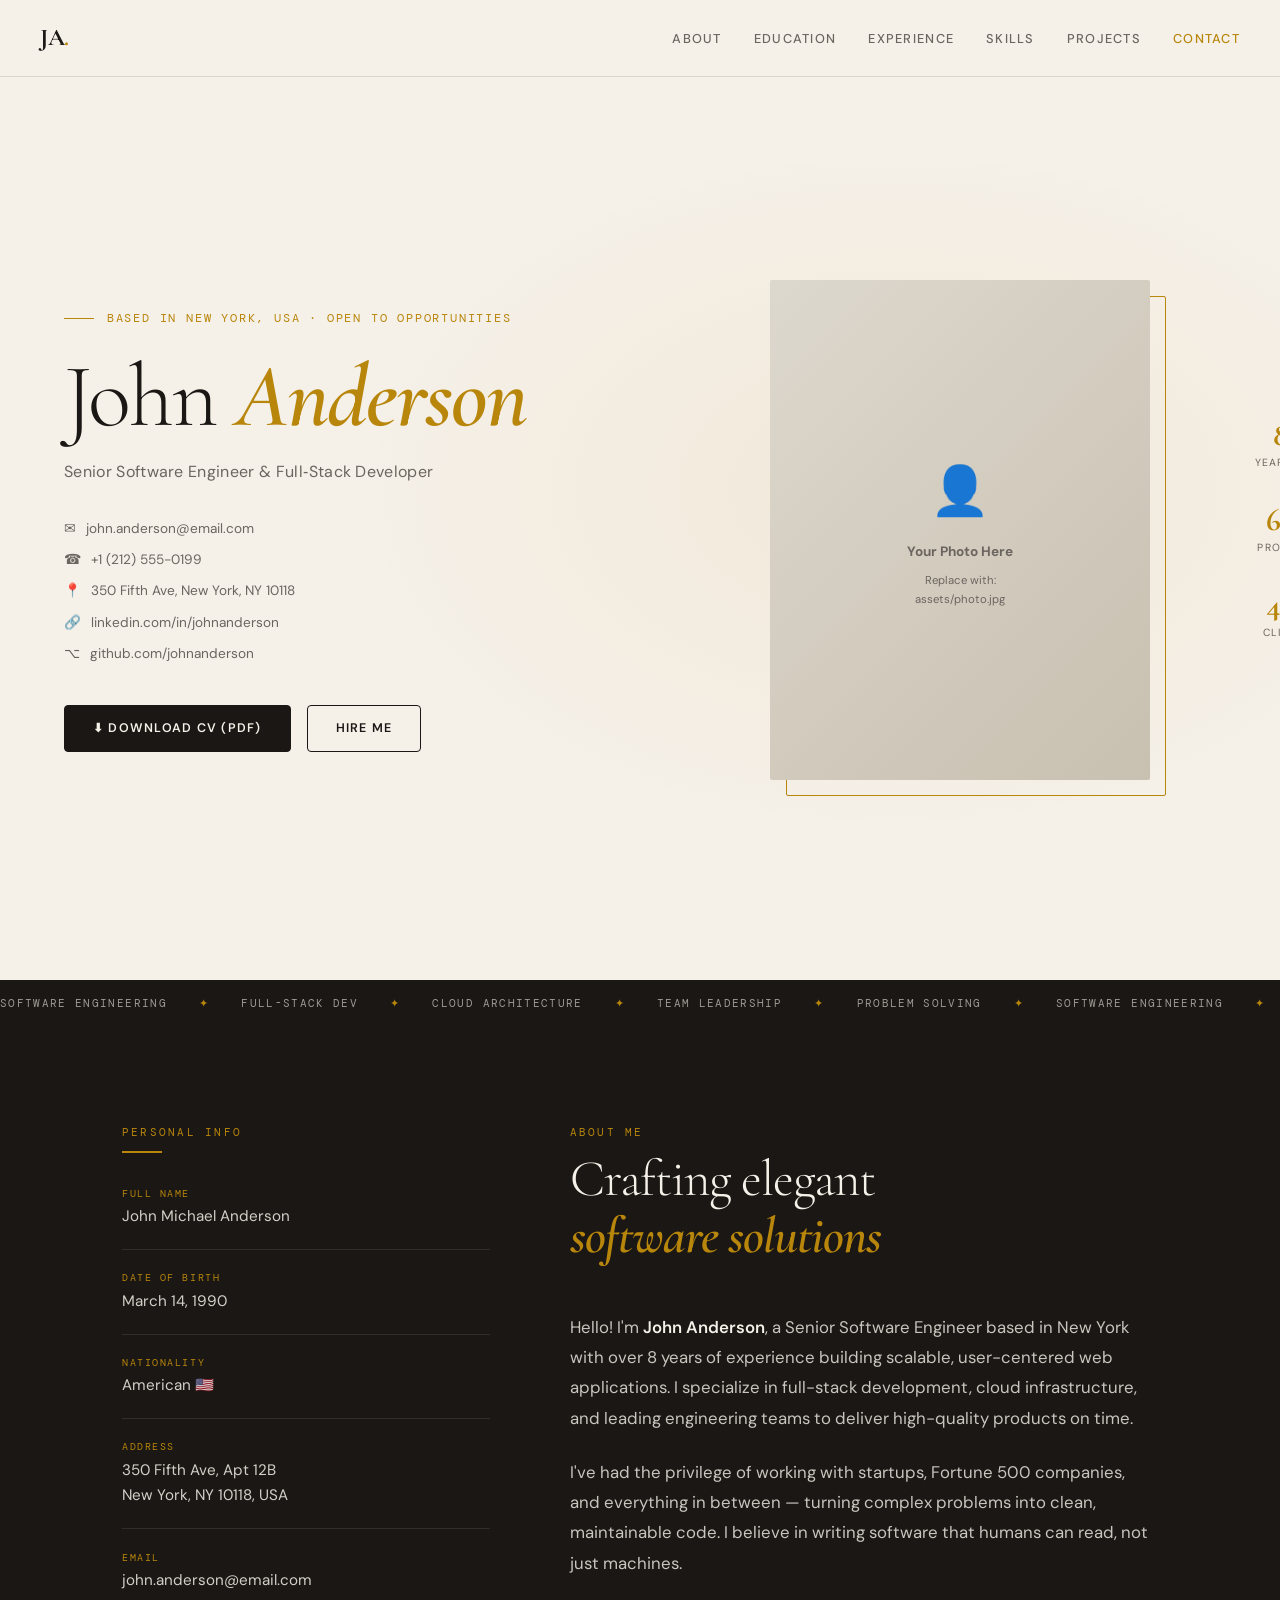
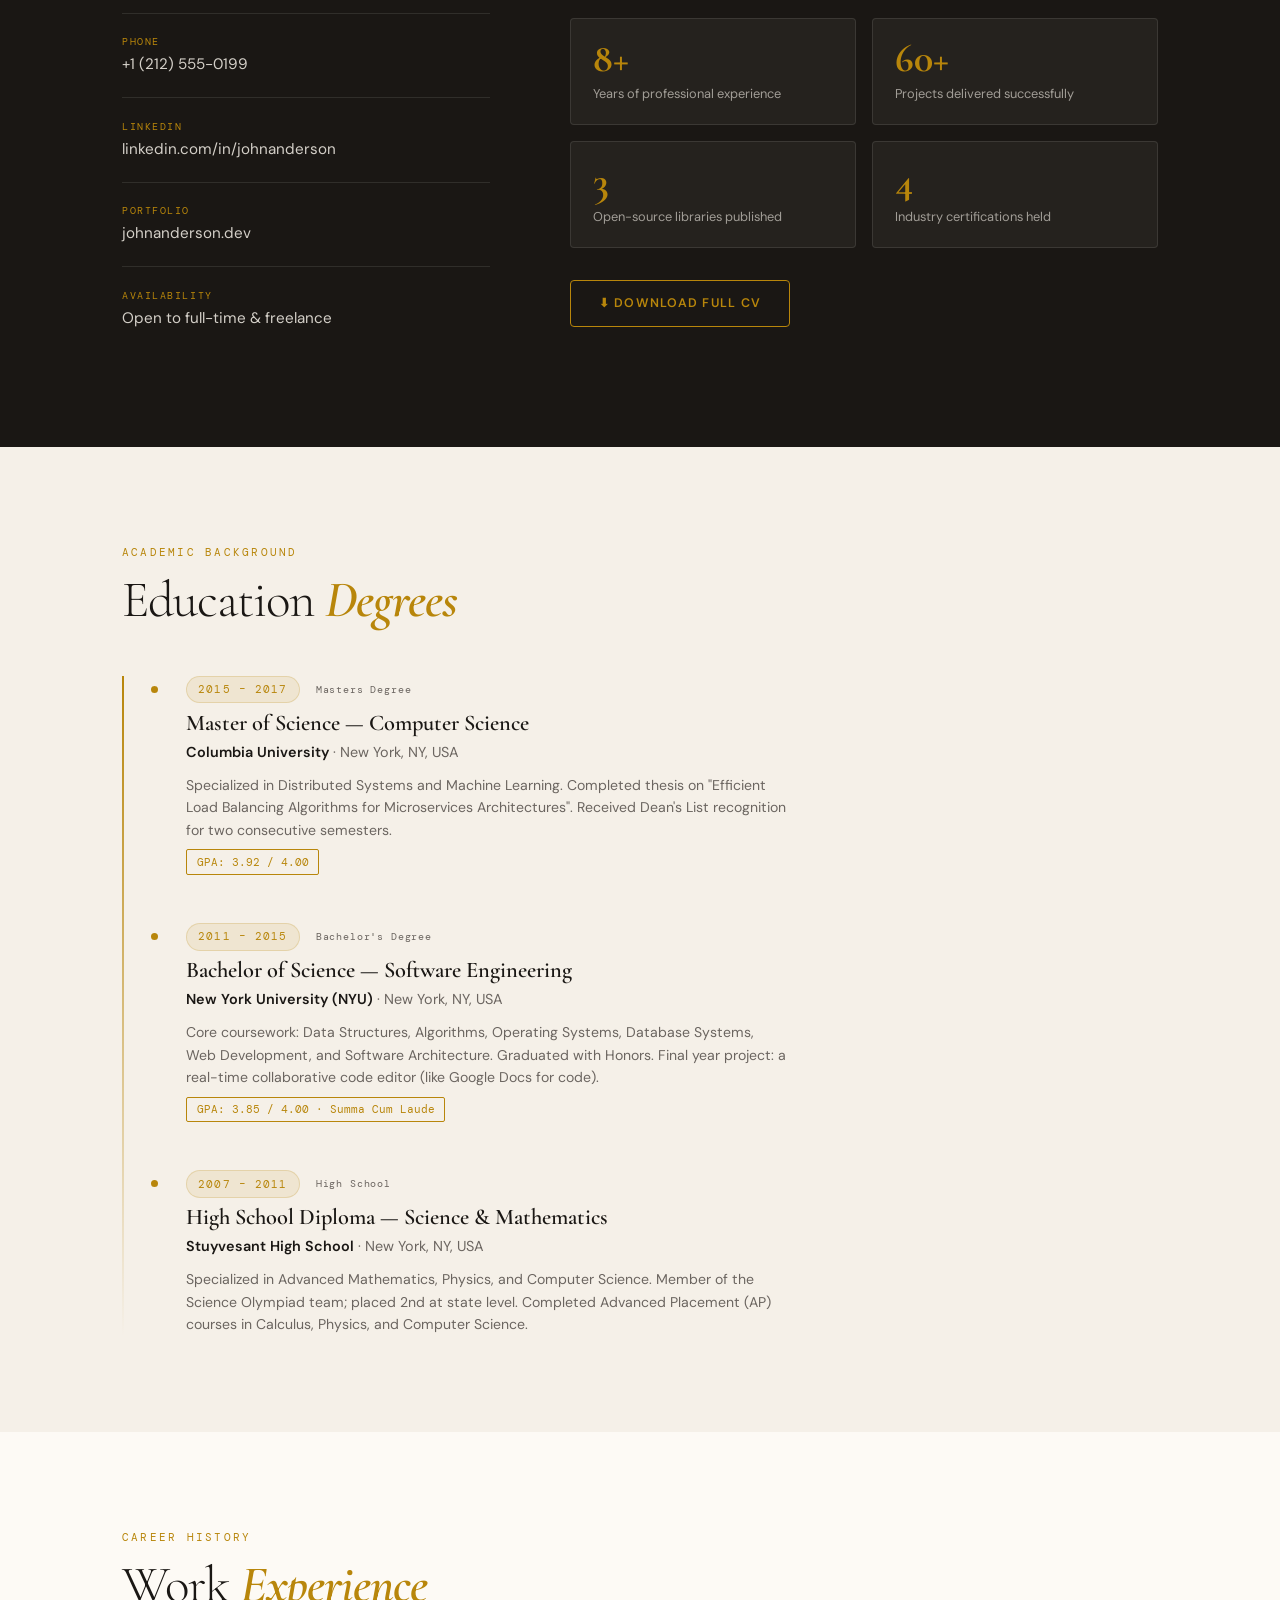
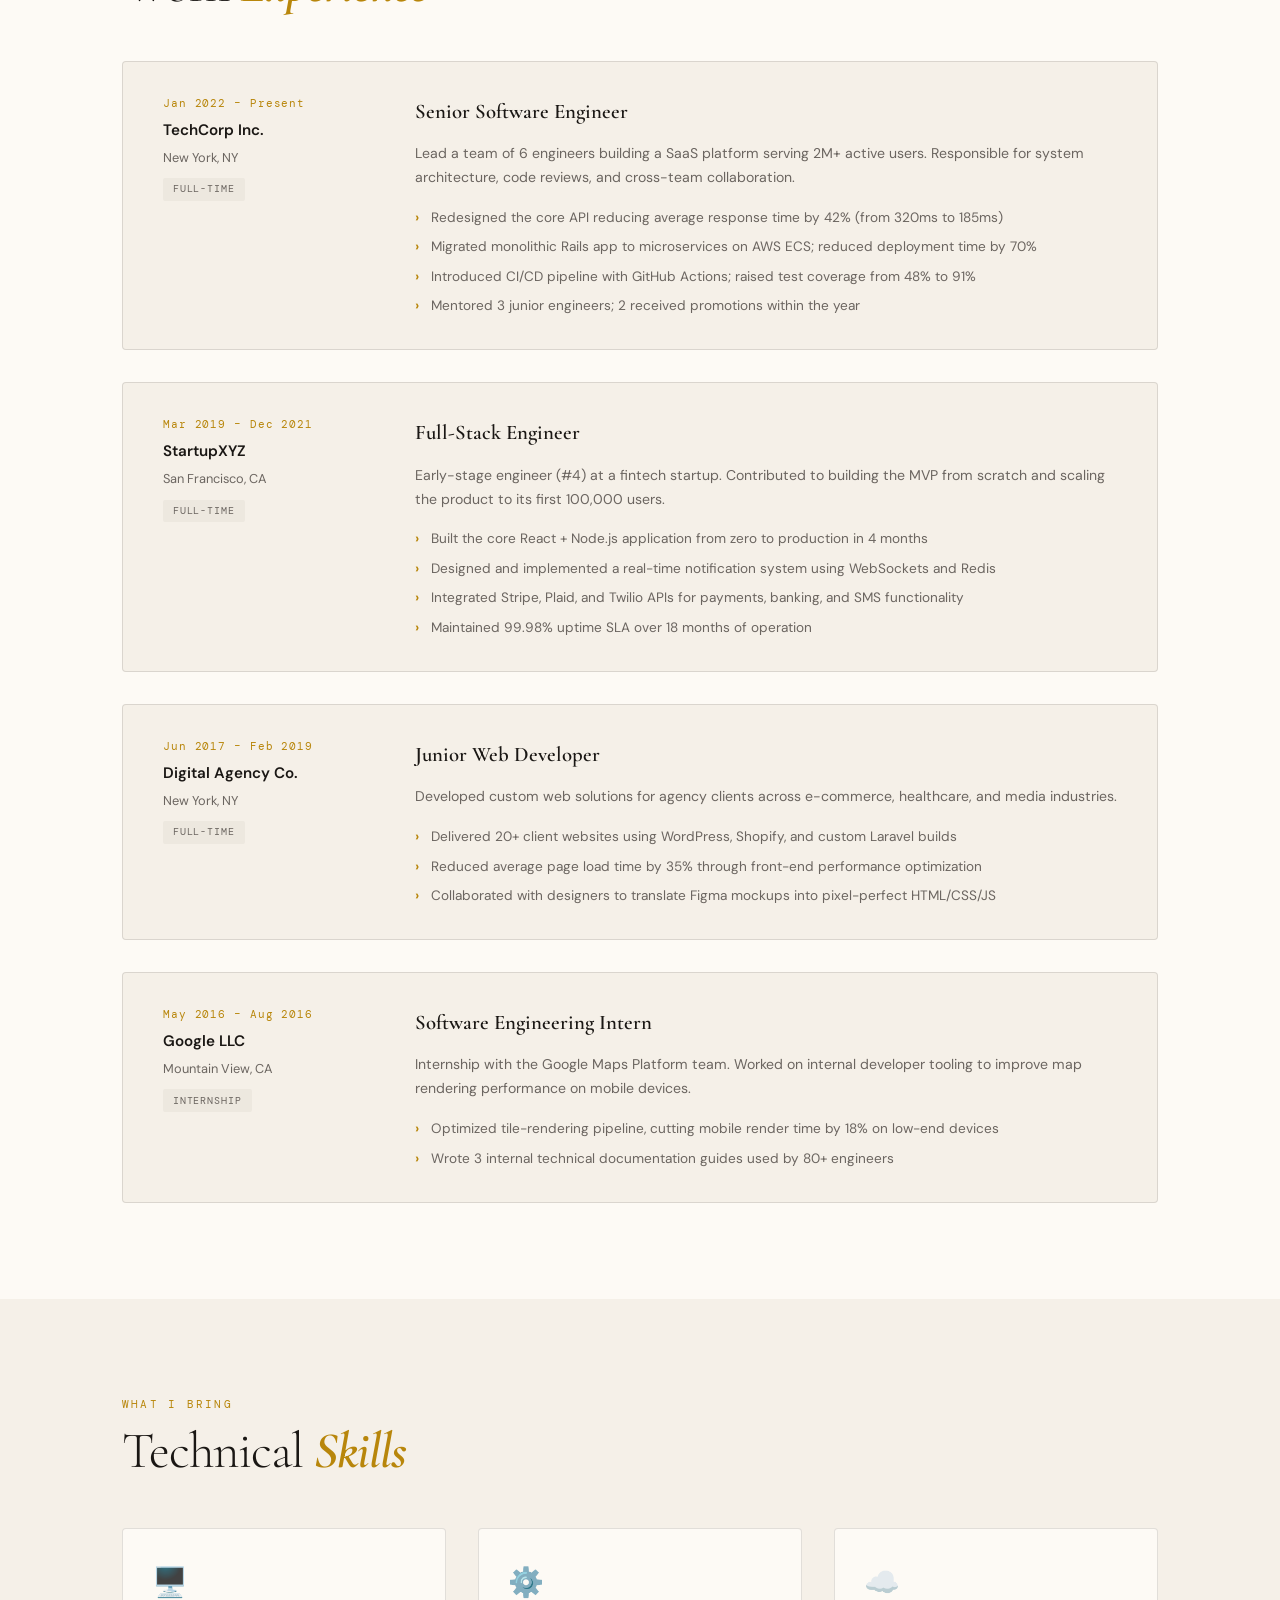
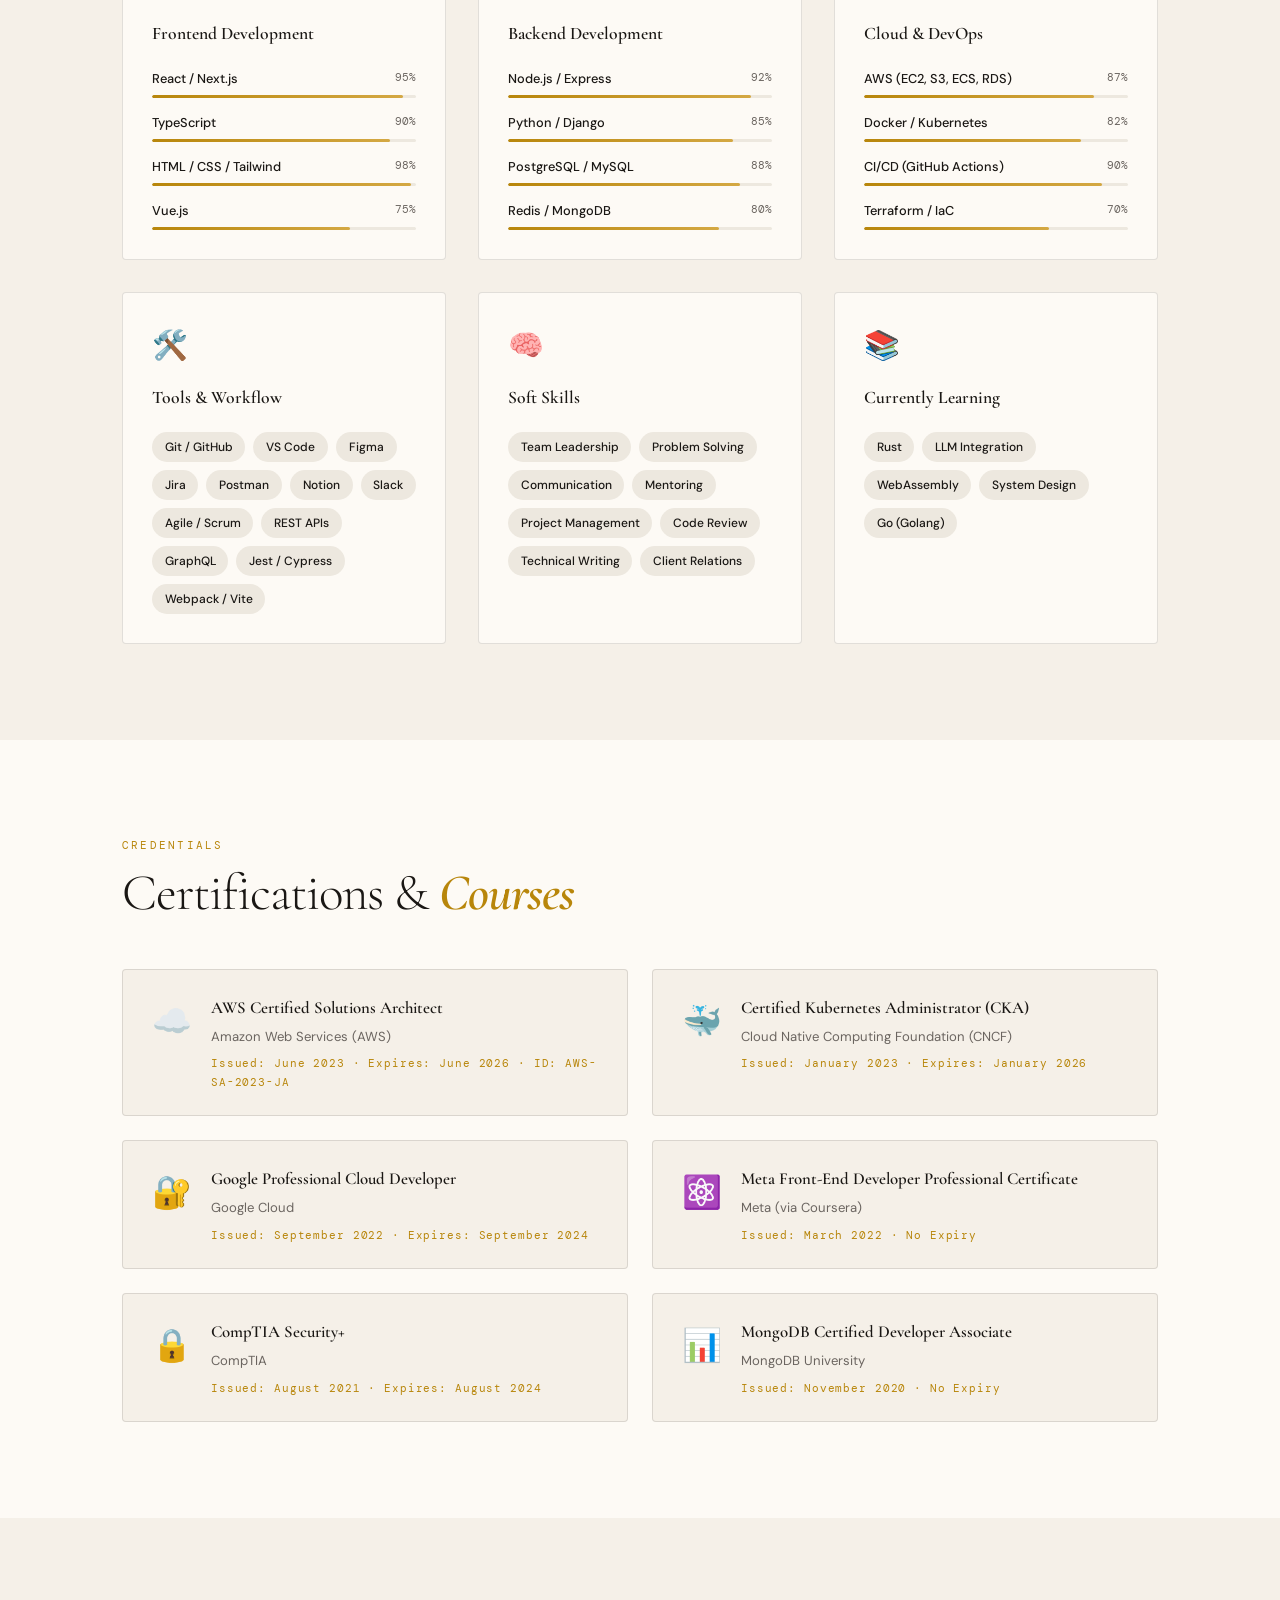
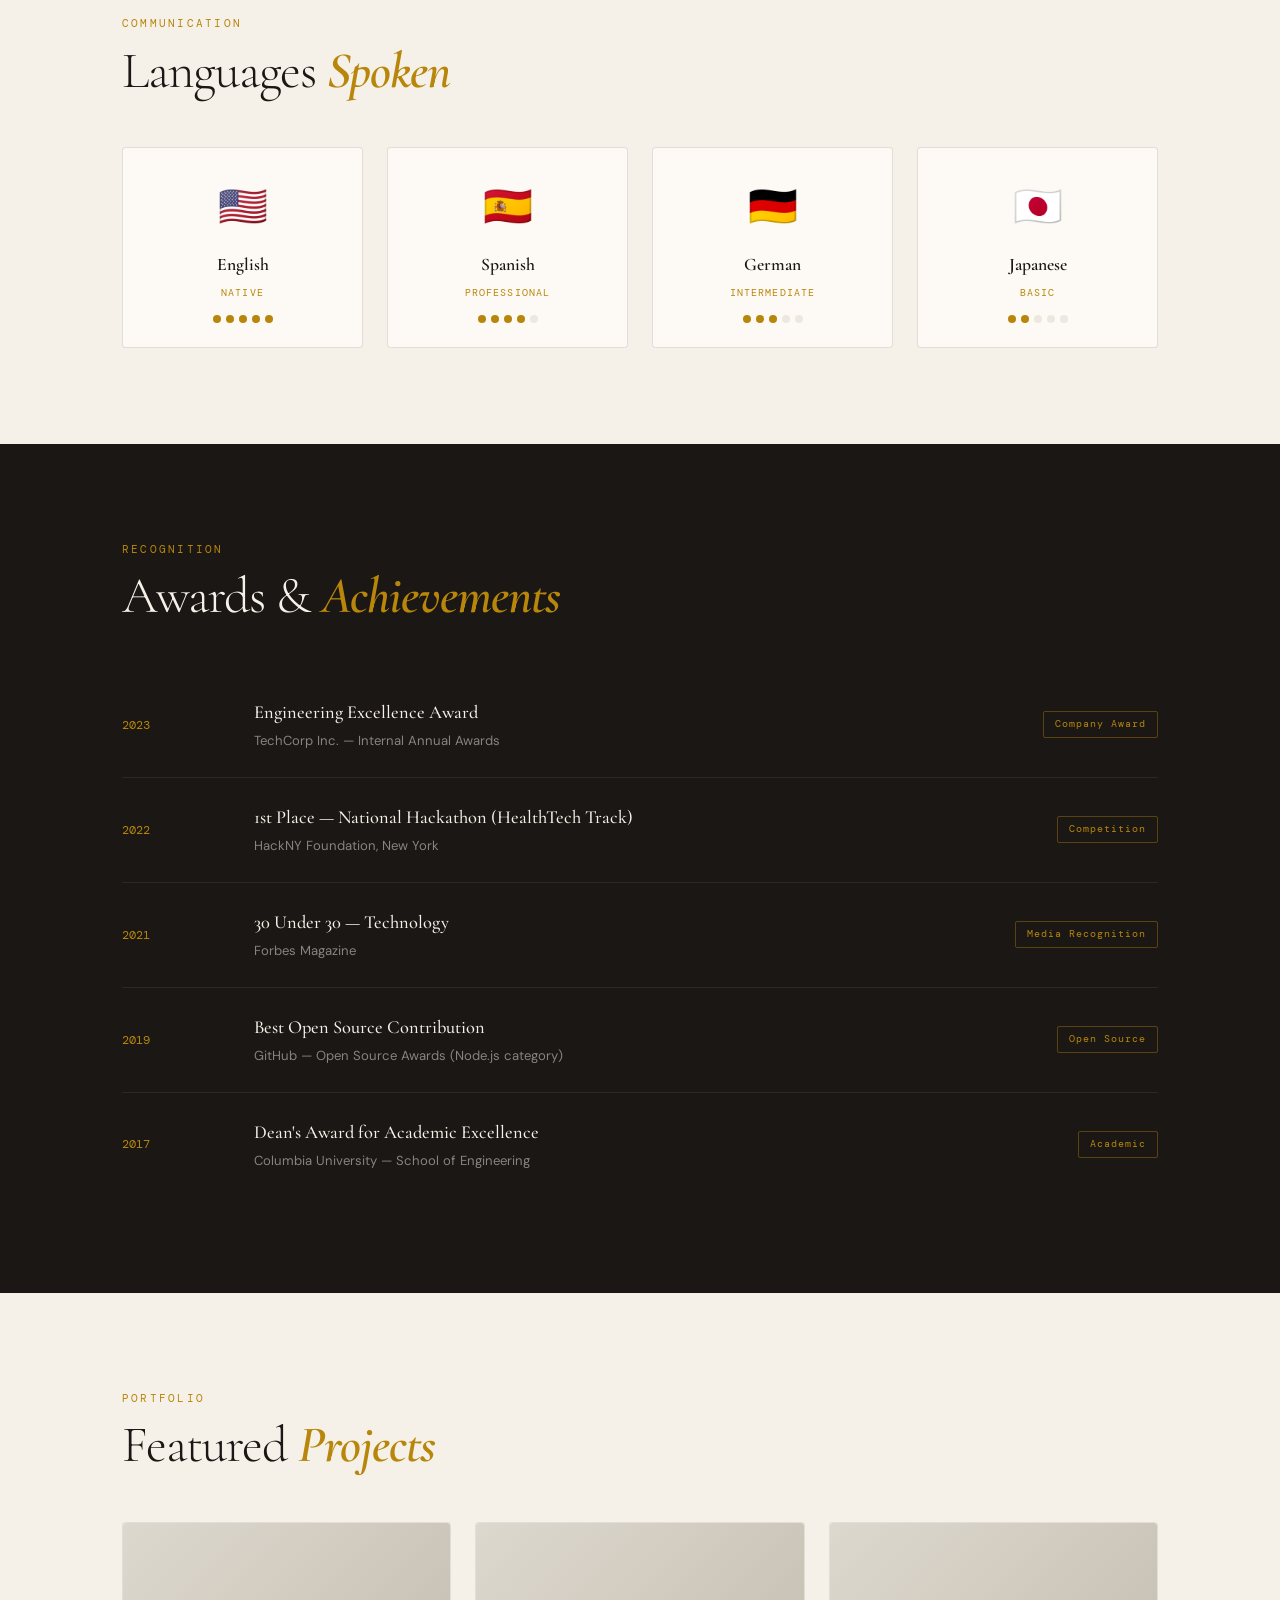
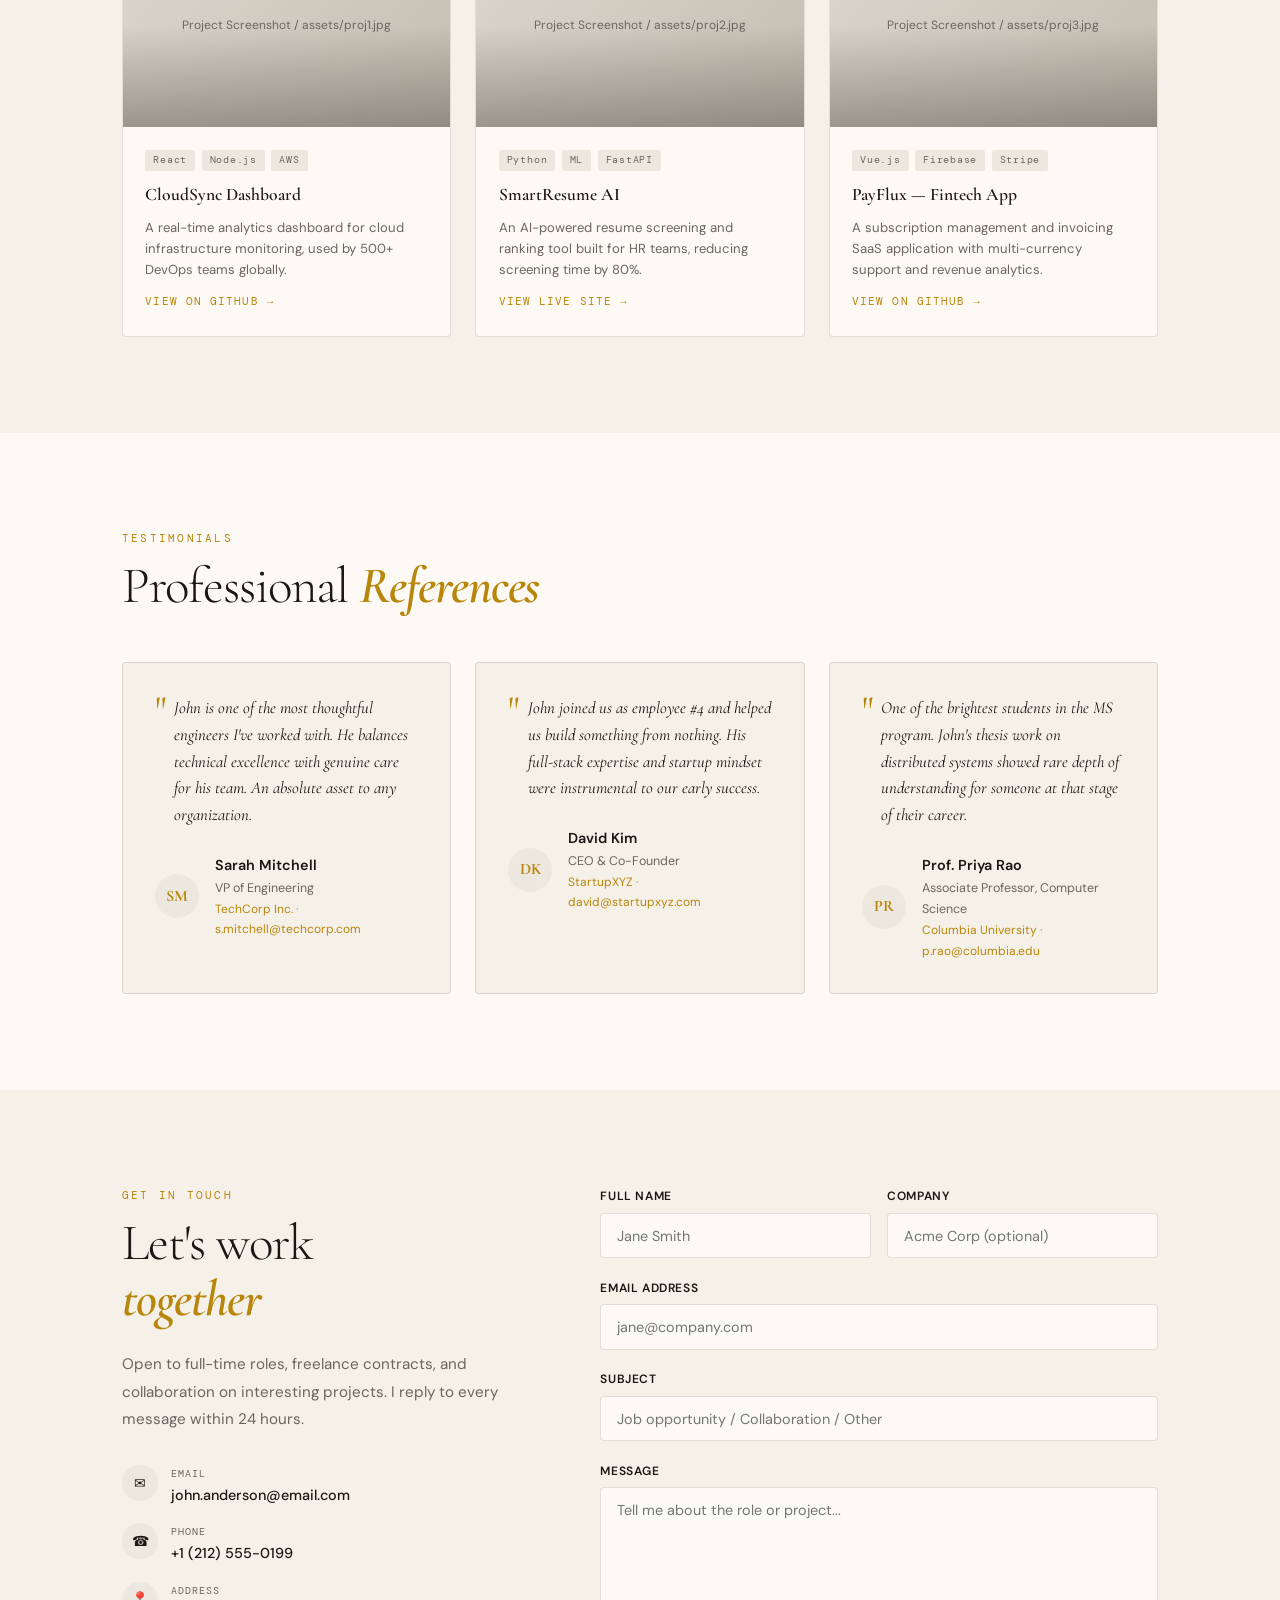
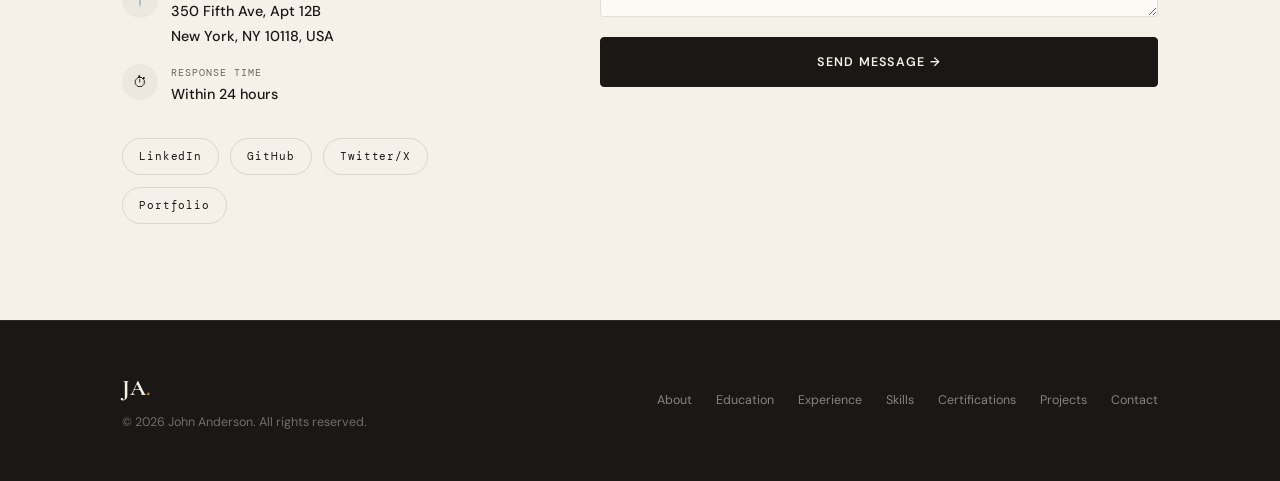
<file: index (1).html>
<!DOCTYPE html>
<html lang="en">
<head>
  <meta charset="UTF-8" />
  <meta name="viewport" content="width=device-width, initial-scale=1.0" />
  <title>John Anderson — Curriculum Vitae</title>
  <link rel="preconnect" href="https://fonts.googleapis.com" />
  <link rel="preconnect" href="https://fonts.gstatic.com" crossorigin />
  <link href="https://fonts.googleapis.com/css2?family=Cormorant+Garamond:ital,wght@0,300;0,400;0,600;0,700;1,300;1,400;1,600&family=DM+Sans:wght@300;400;500;600&family=DM+Mono:wght@400;500&display=swap" rel="stylesheet" />
  <style>
    /* ═══════════════════════════════════════════════
       ROOT & RESET
    ═══════════════════════════════════════════════ */
    *, *::before, *::after { box-sizing: border-box; margin: 0; padding: 0; }

    :root {
      --cream:    #F5F0E8;
      --dark:     #1A1714;
      --gold:     #B8860B;
      --gold-lt:  #D4A843;
      --muted:    #6B6560;
      --line:     rgba(26,23,20,0.12);
      --card-bg:  #FDFAF5;
      --tag-bg:   #EDE8DF;

      --ff-display: 'Cormorant Garamond', Georgia, serif;
      --ff-body:    'DM Sans', sans-serif;
      --ff-mono:    'DM Mono', monospace;

      --max-w: 1100px;
      --radius: 4px;
    }

    html { scroll-behavior: smooth; }

    body {
      font-family: var(--ff-body);
      background: var(--cream);
      color: var(--dark);
      font-size: 16px;
      line-height: 1.7;
      overflow-x: hidden;
    }

    a { color: inherit; text-decoration: none; }
    ul { list-style: none; }
    img { display: block; max-width: 100%; }

    .container {
      max-width: var(--max-w);
      margin: 0 auto;
      padding: 0 2rem;
    }

    /* ═══════════════════════════════════════════════
       SCROLL REVEAL
    ═══════════════════════════════════════════════ */
    .reveal {
      opacity: 0;
      transform: translateY(28px);
      transition: opacity 0.75s ease, transform 0.75s ease;
    }
    .reveal.visible {
      opacity: 1;
      transform: none;
    }
    .reveal-delay-1 { transition-delay: 0.1s; }
    .reveal-delay-2 { transition-delay: 0.2s; }
    .reveal-delay-3 { transition-delay: 0.3s; }
    .reveal-delay-4 { transition-delay: 0.4s; }

    /* ═══════════════════════════════════════════════
       NAV
    ═══════════════════════════════════════════════ */
    #nav {
      position: fixed;
      top: 0; left: 0; right: 0;
      z-index: 100;
      display: flex;
      align-items: center;
      justify-content: space-between;
      padding: 1.1rem 2.5rem;
      background: rgba(245,240,232,0.92);
      backdrop-filter: blur(12px);
      border-bottom: 1px solid var(--line);
      transition: box-shadow 0.3s;
    }
    #nav.scrolled { box-shadow: 0 4px 30px rgba(0,0,0,0.07); }

    .nav-logo {
      font-family: var(--ff-display);
      font-size: 1.5rem;
      font-weight: 700;
      letter-spacing: -0.02em;
    }
    .nav-logo .dot { color: var(--gold); }

    .nav-links {
      display: flex;
      gap: 2rem;
      align-items: center;
    }
    .nav-links a {
      font-size: 0.8rem;
      font-weight: 500;
      letter-spacing: 0.1em;
      text-transform: uppercase;
      color: var(--muted);
      transition: color 0.2s;
    }
    .nav-links a:hover { color: var(--dark); }
    .nav-links a.active { color: var(--gold); }

    .nav-toggle {
      display: none;
      flex-direction: column;
      gap: 5px;
      background: none;
      border: none;
      cursor: pointer;
      padding: 4px;
    }
    .nav-toggle span {
      display: block;
      width: 22px;
      height: 1.5px;
      background: var(--dark);
      transition: transform 0.3s, opacity 0.3s;
    }
    .nav-toggle.open span:nth-child(1) { transform: translateY(6.5px) rotate(45deg); }
    .nav-toggle.open span:nth-child(2) { opacity: 0; }
    .nav-toggle.open span:nth-child(3) { transform: translateY(-6.5px) rotate(-45deg); }
    .nav-toggle span:nth-child(3) { width: 14px; }

    /* ═══════════════════════════════════════════════
       HERO
    ═══════════════════════════════════════════════ */
    .hero {
      min-height: 100vh;
      display: grid;
      grid-template-columns: 1fr 1fr;
      align-items: center;
      padding-top: 80px;
      position: relative;
      overflow: hidden;
    }

    .hero::before {
      content: '';
      position: absolute;
      inset: 0;
      background:
        radial-gradient(ellipse 60% 50% at 70% 50%, rgba(184,134,11,0.07) 0%, transparent 70%);
      pointer-events: none;
    }

    .hero-left {
      padding: 5rem 2.5rem 5rem 4rem;
    }

    .hero-eyebrow {
      font-family: var(--ff-mono);
      font-size: 0.75rem;
      color: var(--gold);
      letter-spacing: 0.15em;
      text-transform: uppercase;
      margin-bottom: 1.5rem;
      display: flex;
      align-items: center;
      gap: 0.8rem;
    }
    .hero-eyebrow::before {
      content: '';
      display: block;
      width: 30px;
      height: 1px;
      background: var(--gold);
    }

    .hero-name {
      font-family: var(--ff-display);
      font-size: clamp(3.5rem, 7vw, 6rem);
      font-weight: 300;
      line-height: 1.0;
      letter-spacing: -0.02em;
      margin-bottom: 1rem;
    }
    .hero-name em {
      font-style: italic;
      font-weight: 600;
      color: var(--gold);
    }

    .hero-title {
      font-size: 1rem;
      color: var(--muted);
      font-weight: 400;
      margin-bottom: 2rem;
      letter-spacing: 0.02em;
    }

    .hero-contact-quick {
      display: flex;
      flex-direction: column;
      gap: 0.5rem;
      margin-bottom: 2.5rem;
    }
    .hero-contact-quick a,
    .hero-contact-quick span {
      font-size: 0.85rem;
      color: var(--muted);
      display: flex;
      align-items: center;
      gap: 0.6rem;
      transition: color 0.2s;
    }
    .hero-contact-quick a:hover { color: var(--gold); }
    .hero-contact-quick .ico { font-style: normal; }

    .hero-ctas {
      display: flex;
      gap: 1rem;
      flex-wrap: wrap;
    }

    .btn {
      display: inline-flex;
      align-items: center;
      gap: 0.4rem;
      padding: 0.75rem 1.75rem;
      font-family: var(--ff-body);
      font-size: 0.78rem;
      font-weight: 600;
      letter-spacing: 0.1em;
      text-transform: uppercase;
      border: 1.5px solid transparent;
      border-radius: var(--radius);
      cursor: pointer;
      transition: all 0.25s;
    }
    .btn-primary {
      background: var(--dark);
      color: var(--cream);
      border-color: var(--dark);
    }
    .btn-primary:hover {
      background: var(--gold);
      border-color: var(--gold);
    }
    .btn-ghost {
      background: transparent;
      color: var(--dark);
      border-color: var(--dark);
    }
    .btn-ghost:hover {
      background: var(--dark);
      color: var(--cream);
    }
    .btn-outline-gold {
      background: transparent;
      color: var(--gold);
      border-color: var(--gold);
    }
    .btn-outline-gold:hover {
      background: var(--gold);
      color: #fff;
    }

    .hero-right {
      position: relative;
      height: 100vh;
      display: flex;
      align-items: center;
      justify-content: center;
    }

    .hero-photo-wrap {
      position: relative;
      width: 380px;
      height: 500px;
    }
    .hero-photo {
      width: 100%;
      height: 100%;
      object-fit: cover;
      border-radius: 2px;
      display: block;
    }
    .hero-photo-placeholder {
      width: 100%;
      height: 100%;
      background: linear-gradient(135deg, #DDD8CE 0%, #C8C0B0 100%);
      border-radius: 2px;
      display: flex;
      flex-direction: column;
      align-items: center;
      justify-content: center;
      gap: 0.5rem;
      color: var(--muted);
      font-size: 0.85rem;
      text-align: center;
      padding: 2rem;
    }
    .hero-photo-placeholder .ph-icon { font-size: 3rem; }
    .hero-photo-accent {
      position: absolute;
      bottom: -16px;
      right: -16px;
      width: 100%;
      height: 100%;
      border: 1.5px solid var(--gold);
      border-radius: 2px;
      z-index: -1;
    }

    .hero-stats-sidebar {
      position: absolute;
      right: -40px;
      top: 50%;
      transform: translateY(-50%);
      display: flex;
      flex-direction: column;
      gap: 2rem;
    }
    .stat-item {
      text-align: center;
    }
    .stat-num {
      display: block;
      font-family: var(--ff-display);
      font-size: 2rem;
      font-weight: 700;
      color: var(--gold);
      line-height: 1;
    }
    .stat-label {
      display: block;
      font-size: 0.65rem;
      letter-spacing: 0.12em;
      text-transform: uppercase;
      color: var(--muted);
      margin-top: 0.2rem;
    }

    /* ═══════════════════════════════════════════════
       DIVIDER / MARQUEE
    ═══════════════════════════════════════════════ */
    .marquee-strip {
      width: 100%;
      overflow: hidden;
      border-top: 1px solid var(--line);
      border-bottom: 1px solid var(--line);
      background: var(--dark);
      padding: 0.8rem 0;
    }
    .marquee-inner {
      display: flex;
      gap: 2rem;
      animation: marquee 22s linear infinite;
      white-space: nowrap;
    }
    .marquee-inner span {
      font-family: var(--ff-mono);
      font-size: 0.7rem;
      letter-spacing: 0.12em;
      text-transform: uppercase;
      color: rgba(245,240,232,0.6);
    }
    .marquee-inner .sep { color: var(--gold); }

    @keyframes marquee {
      from { transform: translateX(0); }
      to   { transform: translateX(-50%); }
    }

    /* ═══════════════════════════════════════════════
       SECTION COMMONS
    ═══════════════════════════════════════════════ */
    section {
      padding: 6rem 0;
    }

    .section-label {
      font-family: var(--ff-mono);
      font-size: 0.7rem;
      letter-spacing: 0.2em;
      text-transform: uppercase;
      color: var(--gold);
      margin-bottom: 0.6rem;
    }

    .section-title {
      font-family: var(--ff-display);
      font-size: clamp(2rem, 4vw, 3.2rem);
      font-weight: 300;
      line-height: 1.1;
      letter-spacing: -0.02em;
      margin-bottom: 3rem;
    }
    .section-title em {
      font-style: italic;
      font-weight: 600;
      color: var(--gold);
    }

    .section-divider {
      width: 40px;
      height: 1.5px;
      background: var(--gold);
      margin-bottom: 1.5rem;
    }

    /* ═══════════════════════════════════════════════
       ABOUT / SUMMARY
    ═══════════════════════════════════════════════ */
    .about { background: var(--dark); color: var(--cream); }
    .about .section-title { color: var(--cream); }
    .about .section-divider { background: var(--gold); }

    .about-grid {
      display: grid;
      grid-template-columns: 1fr 1.6fr;
      gap: 5rem;
      align-items: start;
    }

    .about-left {}
    .about-info-list {
      display: flex;
      flex-direction: column;
      gap: 1.2rem;
      margin-top: 2rem;
    }
    .about-info-item {
      display: flex;
      flex-direction: column;
      gap: 0.1rem;
      padding-bottom: 1.2rem;
      border-bottom: 1px solid rgba(245,240,232,0.1);
    }
    .about-info-item:last-child { border-bottom: none; }
    .info-key {
      font-family: var(--ff-mono);
      font-size: 0.65rem;
      letter-spacing: 0.15em;
      text-transform: uppercase;
      color: var(--gold);
    }
    .info-val {
      font-size: 0.95rem;
      color: rgba(245,240,232,0.85);
    }
    .info-val a { transition: color 0.2s; }
    .info-val a:hover { color: var(--gold-lt); }

    .about-right {}
    .about-bio {
      font-size: 1.05rem;
      color: rgba(245,240,232,0.8);
      line-height: 1.8;
      margin-bottom: 1.5rem;
    }
    .about-bio strong { color: var(--cream); font-weight: 600; }

    .about-highlights {
      display: grid;
      grid-template-columns: 1fr 1fr;
      gap: 1rem;
      margin-top: 2.5rem;
    }
    .highlight-card {
      background: rgba(245,240,232,0.05);
      border: 1px solid rgba(245,240,232,0.1);
      border-radius: var(--radius);
      padding: 1.2rem 1.4rem;
    }
    .highlight-num {
      font-family: var(--ff-display);
      font-size: 2.5rem;
      font-weight: 700;
      color: var(--gold);
      line-height: 1;
    }
    .highlight-desc {
      font-size: 0.8rem;
      color: rgba(245,240,232,0.6);
      margin-top: 0.3rem;
    }

    /* ═══════════════════════════════════════════════
       EDUCATION
    ═══════════════════════════════════════════════ */
    .education {}

    .edu-timeline {
      position: relative;
      padding-left: 2rem;
    }
    .edu-timeline::before {
      content: '';
      position: absolute;
      left: 0;
      top: 0;
      bottom: 0;
      width: 1.5px;
      background: linear-gradient(to bottom, var(--gold), transparent);
    }

    .edu-item {
      position: relative;
      padding: 0 0 3rem 2rem;
    }
    .edu-item:last-child { padding-bottom: 0; }

    .edu-item::before {
      content: '';
      position: absolute;
      left: -5.25px;
      top: 8px;
      width: 11px;
      height: 11px;
      border-radius: 50%;
      background: var(--gold);
      border: 2px solid var(--cream);
    }

    .edu-meta {
      display: flex;
      align-items: center;
      gap: 1rem;
      margin-bottom: 0.4rem;
      flex-wrap: wrap;
    }
    .edu-year {
      font-family: var(--ff-mono);
      font-size: 0.7rem;
      letter-spacing: 0.1em;
      color: var(--gold);
      background: rgba(184,134,11,0.1);
      padding: 0.2rem 0.7rem;
      border-radius: 100px;
      border: 1px solid rgba(184,134,11,0.2);
    }
    .edu-badge {
      font-family: var(--ff-mono);
      font-size: 0.65rem;
      letter-spacing: 0.08em;
      color: var(--muted);
    }

    .edu-degree {
      font-family: var(--ff-display);
      font-size: 1.4rem;
      font-weight: 600;
      line-height: 1.2;
      margin-bottom: 0.2rem;
    }
    .edu-school {
      font-size: 0.9rem;
      color: var(--muted);
      margin-bottom: 0.6rem;
    }
    .edu-school strong { color: var(--dark); font-weight: 600; }

    .edu-desc {
      font-size: 0.88rem;
      color: var(--muted);
      line-height: 1.6;
      max-width: 600px;
    }
    .edu-gpa {
      display: inline-block;
      margin-top: 0.5rem;
      font-family: var(--ff-mono);
      font-size: 0.7rem;
      color: var(--gold);
      border: 1px solid var(--gold);
      padding: 0.15rem 0.6rem;
      border-radius: 2px;
    }

    /* ═══════════════════════════════════════════════
       EXPERIENCE
    ═══════════════════════════════════════════════ */
    .experience { background: var(--card-bg); }

    .exp-grid {
      display: flex;
      flex-direction: column;
      gap: 2rem;
    }

    .exp-card {
      background: var(--cream);
      border: 1px solid var(--line);
      border-radius: var(--radius);
      padding: 2rem 2.5rem;
      display: grid;
      grid-template-columns: 220px 1fr;
      gap: 2rem;
      transition: border-color 0.3s, box-shadow 0.3s;
    }
    .exp-card:hover {
      border-color: var(--gold);
      box-shadow: 0 8px 30px rgba(0,0,0,0.06);
    }

    .exp-left { }
    .exp-period {
      font-family: var(--ff-mono);
      font-size: 0.7rem;
      letter-spacing: 0.08em;
      color: var(--gold);
      margin-bottom: 0.3rem;
    }
    .exp-company {
      font-weight: 600;
      font-size: 0.95rem;
      margin-bottom: 0.2rem;
    }
    .exp-location {
      font-size: 0.8rem;
      color: var(--muted);
    }
    .exp-type {
      display: inline-block;
      margin-top: 0.6rem;
      font-family: var(--ff-mono);
      font-size: 0.6rem;
      letter-spacing: 0.1em;
      text-transform: uppercase;
      background: var(--tag-bg);
      padding: 0.2rem 0.6rem;
      border-radius: 2px;
      color: var(--muted);
    }

    .exp-right {}
    .exp-role {
      font-family: var(--ff-display);
      font-size: 1.3rem;
      font-weight: 600;
      margin-bottom: 0.8rem;
    }
    .exp-desc {
      font-size: 0.88rem;
      color: var(--muted);
      line-height: 1.7;
      margin-bottom: 1rem;
    }
    .exp-bullets {
      display: flex;
      flex-direction: column;
      gap: 0.4rem;
    }
    .exp-bullets li {
      font-size: 0.85rem;
      color: var(--muted);
      padding-left: 1rem;
      position: relative;
    }
    .exp-bullets li::before {
      content: '›';
      position: absolute;
      left: 0;
      color: var(--gold);
      font-weight: 700;
    }

    /* ═══════════════════════════════════════════════
       SKILLS
    ═══════════════════════════════════════════════ */
    .skills {}

    .skills-layout {
      display: grid;
      grid-template-columns: repeat(3, 1fr);
      gap: 2rem;
    }

    .skill-group {
      background: var(--card-bg);
      border: 1px solid var(--line);
      border-radius: var(--radius);
      padding: 1.8rem;
      transition: border-color 0.3s;
    }
    .skill-group:hover { border-color: var(--gold); }

    .skill-group-icon {
      font-size: 1.8rem;
      margin-bottom: 0.8rem;
    }
    .skill-group-name {
      font-family: var(--ff-display);
      font-size: 1.1rem;
      font-weight: 600;
      margin-bottom: 1.2rem;
    }

    .skill-bars {
      display: flex;
      flex-direction: column;
      gap: 0.9rem;
    }
    .skill-bar-item {}
    .skill-bar-header {
      display: flex;
      justify-content: space-between;
      margin-bottom: 0.3rem;
    }
    .skill-bar-name {
      font-size: 0.8rem;
      font-weight: 500;
    }
    .skill-bar-pct {
      font-family: var(--ff-mono);
      font-size: 0.7rem;
      color: var(--muted);
    }
    .skill-bar-track {
      width: 100%;
      height: 3px;
      background: var(--tag-bg);
      border-radius: 100px;
      overflow: hidden;
    }
    .skill-bar-fill {
      height: 100%;
      background: linear-gradient(90deg, var(--gold), var(--gold-lt));
      border-radius: 100px;
      width: 0%;
      transition: width 1.2s cubic-bezier(0.4,0,0.2,1);
    }

    .skill-tags {
      display: flex;
      flex-wrap: wrap;
      gap: 0.5rem;
      margin-top: 0.5rem;
    }
    .skill-tag {
      font-size: 0.75rem;
      background: var(--tag-bg);
      padding: 0.3rem 0.8rem;
      border-radius: 100px;
      color: var(--dark);
      font-weight: 500;
    }

    /* ═══════════════════════════════════════════════
       CERTIFICATIONS
    ═══════════════════════════════════════════════ */
    .certifications { background: var(--card-bg); }

    .cert-grid {
      display: grid;
      grid-template-columns: repeat(2, 1fr);
      gap: 1.5rem;
    }

    .cert-card {
      background: var(--cream);
      border: 1px solid var(--line);
      border-radius: var(--radius);
      padding: 1.5rem 1.8rem;
      display: flex;
      gap: 1.2rem;
      align-items: flex-start;
      transition: border-color 0.3s, box-shadow 0.3s;
    }
    .cert-card:hover {
      border-color: var(--gold);
      box-shadow: 0 4px 20px rgba(0,0,0,0.05);
    }

    .cert-icon {
      font-size: 2rem;
      flex-shrink: 0;
    }
    .cert-info {}
    .cert-name {
      font-family: var(--ff-display);
      font-size: 1.05rem;
      font-weight: 600;
      margin-bottom: 0.2rem;
    }
    .cert-issuer {
      font-size: 0.82rem;
      color: var(--muted);
      margin-bottom: 0.4rem;
    }
    .cert-date {
      font-family: var(--ff-mono);
      font-size: 0.68rem;
      color: var(--gold);
      letter-spacing: 0.08em;
    }

    /* ═══════════════════════════════════════════════
       LANGUAGES
    ═══════════════════════════════════════════════ */
    .languages {}

    .lang-grid {
      display: grid;
      grid-template-columns: repeat(4, 1fr);
      gap: 1.5rem;
    }

    .lang-card {
      background: var(--card-bg);
      border: 1px solid var(--line);
      border-radius: var(--radius);
      padding: 1.5rem;
      text-align: center;
      transition: border-color 0.3s;
    }
    .lang-card:hover { border-color: var(--gold); }

    .lang-flag { font-size: 2.5rem; margin-bottom: 0.6rem; }
    .lang-name {
      font-family: var(--ff-display);
      font-size: 1.1rem;
      font-weight: 600;
      margin-bottom: 0.3rem;
    }
    .lang-level {
      font-family: var(--ff-mono);
      font-size: 0.65rem;
      letter-spacing: 0.1em;
      color: var(--gold);
      text-transform: uppercase;
    }

    .lang-dots {
      display: flex;
      justify-content: center;
      gap: 5px;
      margin-top: 0.8rem;
    }
    .lang-dot {
      width: 8px;
      height: 8px;
      border-radius: 50%;
      background: var(--tag-bg);
    }
    .lang-dot.filled { background: var(--gold); }

    /* ═══════════════════════════════════════════════
       AWARDS
    ═══════════════════════════════════════════════ */
    .awards { background: var(--dark); color: var(--cream); }
    .awards .section-title { color: var(--cream); }

    .awards-list {
      display: flex;
      flex-direction: column;
      gap: 0;
    }
    .award-row {
      display: grid;
      grid-template-columns: 100px 1fr auto;
      align-items: center;
      gap: 2rem;
      padding: 1.5rem 0;
      border-bottom: 1px solid rgba(245,240,232,0.08);
      transition: background 0.2s;
    }
    .award-row:last-child { border-bottom: none; }
    .award-year {
      font-family: var(--ff-mono);
      font-size: 0.75rem;
      color: var(--gold);
    }
    .award-name {
      font-family: var(--ff-display);
      font-size: 1.15rem;
      font-weight: 500;
    }
    .award-org {
      font-size: 0.82rem;
      color: rgba(245,240,232,0.5);
      margin-top: 0.15rem;
    }
    .award-badge {
      font-family: var(--ff-mono);
      font-size: 0.62rem;
      letter-spacing: 0.1em;
      color: var(--gold);
      border: 1px solid rgba(184,134,11,0.4);
      padding: 0.25rem 0.7rem;
      border-radius: 2px;
      white-space: nowrap;
    }

    /* ═══════════════════════════════════════════════
       PROJECTS / PORTFOLIO
    ═══════════════════════════════════════════════ */
    .projects {}

    .projects-grid {
      display: grid;
      grid-template-columns: repeat(3, 1fr);
      gap: 1.5rem;
    }

    .proj-card {
      background: var(--card-bg);
      border: 1px solid var(--line);
      border-radius: var(--radius);
      overflow: hidden;
      transition: transform 0.3s, box-shadow 0.3s, border-color 0.3s;
    }
    .proj-card:hover {
      transform: translateY(-4px);
      box-shadow: 0 12px 40px rgba(0,0,0,0.1);
      border-color: var(--gold);
    }

    .proj-img {
      aspect-ratio: 16/10;
      background: linear-gradient(135deg, #DDD8CE, #C4BDB0);
      display: flex;
      align-items: center;
      justify-content: center;
      font-size: 0.75rem;
      color: var(--muted);
      text-align: center;
      padding: 1rem;
      position: relative;
      overflow: hidden;
    }
    .proj-img::after {
      content: '';
      position: absolute;
      inset: 0;
      background: linear-gradient(to bottom, transparent 50%, rgba(26,23,20,0.3));
    }

    .proj-body { padding: 1.4rem; }
    .proj-tags { display: flex; gap: 0.4rem; flex-wrap: wrap; margin-bottom: 0.6rem; }
    .proj-tag {
      font-family: var(--ff-mono);
      font-size: 0.6rem;
      letter-spacing: 0.08em;
      background: var(--tag-bg);
      color: var(--muted);
      padding: 0.15rem 0.5rem;
      border-radius: 2px;
    }
    .proj-title {
      font-family: var(--ff-display);
      font-size: 1.1rem;
      font-weight: 600;
      margin-bottom: 0.4rem;
    }
    .proj-desc {
      font-size: 0.82rem;
      color: var(--muted);
      line-height: 1.6;
    }
    .proj-link {
      display: inline-block;
      margin-top: 0.8rem;
      font-family: var(--ff-mono);
      font-size: 0.68rem;
      letter-spacing: 0.1em;
      color: var(--gold);
      text-transform: uppercase;
      transition: letter-spacing 0.2s;
    }
    .proj-link:hover { letter-spacing: 0.18em; }

    /* ═══════════════════════════════════════════════
       REFERENCES
    ═══════════════════════════════════════════════ */
    .references { background: var(--card-bg); }

    .ref-grid {
      display: grid;
      grid-template-columns: repeat(3, 1fr);
      gap: 1.5rem;
    }

    .ref-card {
      background: var(--cream);
      border: 1px solid var(--line);
      border-radius: var(--radius);
      padding: 2rem;
      transition: border-color 0.3s;
    }
    .ref-card:hover { border-color: var(--gold); }

    .ref-quote {
      font-family: var(--ff-display);
      font-size: 1.05rem;
      font-style: italic;
      line-height: 1.6;
      color: var(--dark);
      margin-bottom: 1.5rem;
      position: relative;
      padding-left: 1.2rem;
    }
    .ref-quote::before {
      content: '"';
      position: absolute;
      left: 0;
      top: -0.3rem;
      font-size: 2.5rem;
      color: var(--gold);
      font-style: normal;
      line-height: 1;
    }

    .ref-author { display: flex; align-items: center; gap: 1rem; }
    .ref-avatar {
      width: 44px;
      height: 44px;
      border-radius: 50%;
      background: var(--tag-bg);
      display: flex;
      align-items: center;
      justify-content: center;
      font-family: var(--ff-display);
      font-size: 1rem;
      font-weight: 700;
      color: var(--gold);
      flex-shrink: 0;
    }
    .ref-name { font-weight: 600; font-size: 0.9rem; }
    .ref-role { font-size: 0.78rem; color: var(--muted); }
    .ref-company { font-size: 0.75rem; color: var(--gold); }

    /* ═══════════════════════════════════════════════
       CONTACT
    ═══════════════════════════════════════════════ */
    .contact {}

    .contact-grid {
      display: grid;
      grid-template-columns: 1fr 1.4fr;
      gap: 5rem;
    }

    .contact-left {}
    .contact-intro {
      font-size: 0.95rem;
      color: var(--muted);
      line-height: 1.8;
      margin-bottom: 2rem;
      margin-top: -1.5rem;
    }

    .contact-details {
      display: flex;
      flex-direction: column;
      gap: 1rem;
      margin-bottom: 2rem;
    }
    .contact-item {
      display: flex;
      align-items: flex-start;
      gap: 0.8rem;
    }
    .contact-icon {
      width: 36px;
      height: 36px;
      background: var(--tag-bg);
      border-radius: 50%;
      display: flex;
      align-items: center;
      justify-content: center;
      font-size: 0.9rem;
      flex-shrink: 0;
    }
    .contact-item-text {}
    .contact-item-label {
      font-family: var(--ff-mono);
      font-size: 0.65rem;
      letter-spacing: 0.1em;
      text-transform: uppercase;
      color: var(--muted);
    }
    .contact-item-value {
      font-size: 0.9rem;
      font-weight: 500;
    }
    .contact-item-value a { transition: color 0.2s; }
    .contact-item-value a:hover { color: var(--gold); }

    .social-links {
      display: flex;
      flex-wrap: wrap;
      gap: 0.7rem;
    }
    .social-links a {
      font-family: var(--ff-mono);
      font-size: 0.7rem;
      letter-spacing: 0.08em;
      padding: 0.5rem 1rem;
      border: 1px solid var(--line);
      border-radius: 100px;
      transition: border-color 0.2s, color 0.2s;
    }
    .social-links a:hover {
      border-color: var(--gold);
      color: var(--gold);
    }

    .contact-form { display: flex; flex-direction: column; gap: 1.2rem; }
    .form-row { display: grid; grid-template-columns: 1fr 1fr; gap: 1rem; }

    .form-group { display: flex; flex-direction: column; gap: 0.4rem; }
    .form-group label {
      font-size: 0.75rem;
      font-weight: 600;
      letter-spacing: 0.05em;
      text-transform: uppercase;
    }
    .form-group input,
    .form-group textarea,
    .form-group select {
      padding: 0.8rem 1rem;
      background: var(--card-bg);
      border: 1px solid var(--line);
      border-radius: var(--radius);
      font-family: var(--ff-body);
      font-size: 0.9rem;
      color: var(--dark);
      transition: border-color 0.2s, box-shadow 0.2s;
      resize: vertical;
    }
    .form-group input:focus,
    .form-group textarea:focus {
      outline: none;
      border-color: var(--gold);
      box-shadow: 0 0 0 3px rgba(184,134,11,0.1);
    }
    .form-group textarea { min-height: 130px; }
    .btn-full { width: 100%; justify-content: center; padding: 1rem; }

    /* ═══════════════════════════════════════════════
       FOOTER
    ═══════════════════════════════════════════════ */
    .footer {
      background: var(--dark);
      color: var(--cream);
      padding: 3rem 0;
      border-top: 1px solid rgba(245,240,232,0.08);
    }
    .footer-inner {
      display: flex;
      justify-content: space-between;
      align-items: center;
      flex-wrap: wrap;
      gap: 1.5rem;
    }
    .footer-logo {
      font-family: var(--ff-display);
      font-size: 1.4rem;
      font-weight: 700;
    }
    .footer-logo .dot { color: var(--gold); }
    .footer-copy {
      font-size: 0.78rem;
      color: rgba(245,240,232,0.4);
      margin-top: 0.3rem;
    }
    .footer-links {
      display: flex;
      gap: 1.5rem;
    }
    .footer-links a {
      font-size: 0.78rem;
      color: rgba(245,240,232,0.5);
      transition: color 0.2s;
    }
    .footer-links a:hover { color: var(--gold); }

    /* ═══════════════════════════════════════════════
       BACK TO TOP
    ═══════════════════════════════════════════════ */
    .back-to-top {
      position: fixed;
      bottom: 2rem;
      right: 2rem;
      width: 44px;
      height: 44px;
      background: var(--dark);
      color: var(--cream);
      border: none;
      border-radius: 50%;
      font-size: 1.1rem;
      cursor: pointer;
      display: flex;
      align-items: center;
      justify-content: center;
      opacity: 0;
      pointer-events: none;
      transition: opacity 0.3s, background 0.2s;
      z-index: 99;
    }
    .back-to-top.visible { opacity: 1; pointer-events: all; }
    .back-to-top:hover { background: var(--gold); }

    /* ═══════════════════════════════════════════════
       RESPONSIVE
    ═══════════════════════════════════════════════ */
    @media (max-width: 1024px) {
      .skills-layout { grid-template-columns: repeat(2, 1fr); }
      .projects-grid { grid-template-columns: repeat(2, 1fr); }
      .lang-grid { grid-template-columns: repeat(2, 1fr); }
      .about-grid { grid-template-columns: 1fr; gap: 3rem; }
      .hero { grid-template-columns: 1fr; }
      .hero-right { display: none; }
      .hero-left { padding: 5rem 2rem 4rem; }
    }

    @media (max-width: 768px) {
      section { padding: 4rem 0; }
      .nav-links {
        display: none;
        position: fixed;
        top: 64px;
        left: 0; right: 0;
        background: var(--cream);
        flex-direction: column;
        padding: 2rem;
        gap: 1.2rem;
        border-bottom: 1px solid var(--line);
        box-shadow: 0 8px 30px rgba(0,0,0,0.1);
      }
      .nav-links.open { display: flex; }
      .nav-toggle { display: flex; }
      .exp-card { grid-template-columns: 1fr; gap: 1rem; }
      .cert-grid { grid-template-columns: 1fr; }
      .contact-grid { grid-template-columns: 1fr; gap: 3rem; }
      .ref-grid { grid-template-columns: 1fr; }
      .projects-grid { grid-template-columns: 1fr; }
      .skills-layout { grid-template-columns: 1fr; }
      .lang-grid { grid-template-columns: repeat(2, 1fr); }
      .about-highlights { grid-template-columns: 1fr 1fr; }
      .form-row { grid-template-columns: 1fr; }
      .award-row { grid-template-columns: 1fr; gap: 0.5rem; }
      .award-badge { display: none; }
      .footer-inner { flex-direction: column; text-align: center; }
      .footer-links { flex-wrap: wrap; justify-content: center; }
    }
  </style>
</head>
<body>

  <!-- ══════════════════════════════════════════
    ✏️  UPDATE #1 — NAV LOGO
       Change "JA" to your initials
  ══════════════════════════════════════════ -->
  <nav id="nav">
    <a href="#" class="nav-logo">JA<span class="dot">.</span></a>
    <button class="nav-toggle" aria-label="Toggle menu" id="navToggle">
      <span></span><span></span><span></span>
    </button>
    <ul class="nav-links" id="navLinks">
      <li><a href="#about">About</a></li>
      <li><a href="#education">Education</a></li>
      <li><a href="#experience">Experience</a></li>
      <li><a href="#skills">Skills</a></li>
      <li><a href="#projects">Projects</a></li>
      <li><a href="#contact" class="active">Contact</a></li>
    </ul>
  </nav>

  <!-- ══════════════════════════════════════════
    ✏️  UPDATE #2 — HERO SECTION
       • hero-eyebrow: your city & availability
       • hero-name: your name (span = first, em = last)
       • hero-title: your job title
       • hero-contact-quick: email, phone, location
       • hero-photo-placeholder: replace with <img> tag
       • hero-stats-sidebar: your real stats
  ══════════════════════════════════════════ -->
  <header class="hero">
    <div class="hero-left">
      <p class="hero-eyebrow reveal">Based in New York, USA · Open to opportunities</p>
      <h1 class="hero-name reveal">
        John <em>Anderson</em>
      </h1>
      <p class="hero-title reveal">Senior Software Engineer &amp; Full‑Stack Developer</p>
      <div class="hero-contact-quick reveal">
        <a href="mailto:john.anderson@email.com"><span class="ico">✉</span> john.anderson@email.com</a>
        <a href="tel:+12125550199"><span class="ico">☎</span> +1 (212) 555-0199</a>
        <span><span class="ico">📍</span> 350 Fifth Ave, New York, NY 10118</span>
        <a href="https://linkedin.com/in/johnanderson" target="_blank"><span class="ico">🔗</span> linkedin.com/in/johnanderson</a>
        <a href="https://github.com/johnanderson" target="_blank"><span class="ico">⌥</span> github.com/johnanderson</a>
      </div>
      <div class="hero-ctas reveal">
        <a href="assets/john-anderson-cv.pdf" class="btn btn-primary" download>⬇ Download CV (PDF)</a>
        <a href="#contact" class="btn btn-ghost">Hire Me</a>
      </div>
    </div>
    <div class="hero-right">
      <div class="hero-photo-wrap">

        <!-- ✏️  UPDATE #3: Replace this placeholder with your actual photo:
             <img src="assets/photo.jpg" alt="John Anderson" class="hero-photo" />
             Then delete the .hero-photo-placeholder div below -->
        <div class="hero-photo-placeholder">
          <div class="ph-icon">👤</div>
          <strong>Your Photo Here</strong>
          <small>Replace with:<br/>assets/photo.jpg</small>
        </div>

        <div class="hero-photo-accent"></div>
      </div>
      <div class="hero-stats-sidebar">
        <!-- ✏️  UPDATE #4: Change these numbers to match your real experience -->
        <div class="stat-item"><span class="stat-num">8+</span><span class="stat-label">Years Exp.</span></div>
        <div class="stat-item"><span class="stat-num">60+</span><span class="stat-label">Projects</span></div>
        <div class="stat-item"><span class="stat-num">40+</span><span class="stat-label">Clients</span></div>
      </div>
    </div>
  </header>

  <!-- MARQUEE -->
  <div class="marquee-strip" aria-hidden="true">
    <div class="marquee-inner">
      <span>Software Engineering</span><span class="sep">✦</span>
      <span>Full-Stack Dev</span><span class="sep">✦</span>
      <span>Cloud Architecture</span><span class="sep">✦</span>
      <span>Team Leadership</span><span class="sep">✦</span>
      <span>Problem Solving</span><span class="sep">✦</span>
      <span>Software Engineering</span><span class="sep">✦</span>
      <span>Full-Stack Dev</span><span class="sep">✦</span>
      <span>Cloud Architecture</span><span class="sep">✦</span>
      <span>Team Leadership</span><span class="sep">✦</span>
      <span>Problem Solving</span><span class="sep">✦</span>
    </div>
  </div>

  <!-- ══════════════════════════════════════════
    ✏️  UPDATE #5 — ABOUT / SUMMARY
       • Your full name, city, biography
       • DOB, nationality, address, email, phone,
         LinkedIn, portfolio URL
  ══════════════════════════════════════════ -->
  <section class="about" id="about">
    <div class="container">
      <div class="about-grid">
        <div class="about-left">
          <p class="section-label reveal">Personal Info</p>
          <div class="section-divider reveal"></div>
          <div class="about-info-list">
            <div class="about-info-item reveal reveal-delay-1">
              <span class="info-key">Full Name</span>
              <span class="info-val">John Michael Anderson</span>
            </div>
            <div class="about-info-item reveal reveal-delay-1">
              <span class="info-key">Date of Birth</span>
              <span class="info-val">March 14, 1990</span>
            </div>
            <div class="about-info-item reveal reveal-delay-2">
              <span class="info-key">Nationality</span>
              <span class="info-val">American 🇺🇸</span>
            </div>
            <div class="about-info-item reveal reveal-delay-2">
              <span class="info-key">Address</span>
              <span class="info-val">350 Fifth Ave, Apt 12B<br/>New York, NY 10118, USA</span>
            </div>
            <div class="about-info-item reveal reveal-delay-3">
              <span class="info-key">Email</span>
              <span class="info-val"><a href="mailto:john.anderson@email.com">john.anderson@email.com</a></span>
            </div>
            <div class="about-info-item reveal reveal-delay-3">
              <span class="info-key">Phone</span>
              <span class="info-val"><a href="tel:+12125550199">+1 (212) 555-0199</a></span>
            </div>
            <div class="about-info-item reveal reveal-delay-4">
              <span class="info-key">LinkedIn</span>
              <span class="info-val"><a href="https://linkedin.com/in/johnanderson" target="_blank">linkedin.com/in/johnanderson</a></span>
            </div>
            <div class="about-info-item reveal reveal-delay-4">
              <span class="info-key">Portfolio</span>
              <span class="info-val"><a href="https://johnanderson.dev" target="_blank">johnanderson.dev</a></span>
            </div>
            <div class="about-info-item reveal">
              <span class="info-key">Availability</span>
              <span class="info-val">Open to full-time &amp; freelance</span>
            </div>
          </div>
        </div>

        <div class="about-right">
          <p class="section-label reveal">About Me</p>
          <h2 class="section-title reveal">Crafting elegant<br/><em>software solutions</em></h2>
          <p class="about-bio reveal">
            Hello! I'm <strong>John Anderson</strong>, a Senior Software Engineer based in New York with over 8 years of experience building scalable, user-centered web applications. I specialize in full-stack development, cloud infrastructure, and leading engineering teams to deliver high-quality products on time.
          </p>
          <p class="about-bio reveal">
            I've had the privilege of working with startups, Fortune 500 companies, and everything in between — turning complex problems into clean, maintainable code. I believe in writing software that humans can read, not just machines.
          </p>
          <div class="about-highlights reveal">
            <div class="highlight-card">
              <div class="highlight-num">8+</div>
              <div class="highlight-desc">Years of professional experience</div>
            </div>
            <div class="highlight-card">
              <div class="highlight-num">60+</div>
              <div class="highlight-desc">Projects delivered successfully</div>
            </div>
            <div class="highlight-card">
              <div class="highlight-num">3</div>
              <div class="highlight-desc">Open-source libraries published</div>
            </div>
            <div class="highlight-card">
              <div class="highlight-num">4</div>
              <div class="highlight-desc">Industry certifications held</div>
            </div>
          </div>
          <div style="margin-top:2rem" class="reveal">
            <a href="assets/john-anderson-cv.pdf" download class="btn btn-outline-gold">⬇ Download Full CV</a>
          </div>
        </div>
      </div>
    </div>
  </section>

  <!-- ══════════════════════════════════════════
    ✏️  UPDATE #6 — EDUCATION
       For each .edu-item:
       • edu-year: graduation year range
       • edu-degree: degree name
       • edu-school: university name & location
       • edu-desc: brief description / thesis
       • edu-gpa: your GPA (or remove it)
       Add or remove .edu-item blocks as needed.
  ══════════════════════════════════════════ -->
  <section class="education" id="education">
    <div class="container">
      <p class="section-label reveal">Academic Background</p>
      <h2 class="section-title reveal">Education <em>Degrees</em></h2>

      <div class="edu-timeline">

        <!-- DEGREE 1 -->
        <div class="edu-item reveal">
          <div class="edu-meta">
            <span class="edu-year">2015 – 2017</span>
            <span class="edu-badge">Masters Degree</span>
          </div>
          <div class="edu-degree">Master of Science — Computer Science</div>
          <div class="edu-school"><strong>Columbia University</strong> · New York, NY, USA</div>
          <p class="edu-desc">
            Specialized in Distributed Systems and Machine Learning. Completed thesis on
            "Efficient Load Balancing Algorithms for Microservices Architectures". 
            Received Dean's List recognition for two consecutive semesters.
          </p>
          <span class="edu-gpa">GPA: 3.92 / 4.00</span>
        </div>

        <!-- DEGREE 2 -->
        <div class="edu-item reveal">
          <div class="edu-meta">
            <span class="edu-year">2011 – 2015</span>
            <span class="edu-badge">Bachelor's Degree</span>
          </div>
          <div class="edu-degree">Bachelor of Science — Software Engineering</div>
          <div class="edu-school"><strong>New York University (NYU)</strong> · New York, NY, USA</div>
          <p class="edu-desc">
            Core coursework: Data Structures, Algorithms, Operating Systems, Database Systems,
            Web Development, and Software Architecture. Graduated with Honors.
            Final year project: a real-time collaborative code editor (like Google Docs for code).
          </p>
          <span class="edu-gpa">GPA: 3.85 / 4.00 · Summa Cum Laude</span>
        </div>

        <!-- DEGREE 3 (e.g. High School) -->
        <div class="edu-item reveal">
          <div class="edu-meta">
            <span class="edu-year">2007 – 2011</span>
            <span class="edu-badge">High School</span>
          </div>
          <div class="edu-degree">High School Diploma — Science &amp; Mathematics</div>
          <div class="edu-school"><strong>Stuyvesant High School</strong> · New York, NY, USA</div>
          <p class="edu-desc">
            Specialized in Advanced Mathematics, Physics, and Computer Science.
            Member of the Science Olympiad team; placed 2nd at state level.
            Completed Advanced Placement (AP) courses in Calculus, Physics, and Computer Science.
          </p>
        </div>

      </div>
    </div>
  </section>

  <!-- ══════════════════════════════════════════
    ✏️  UPDATE #7 — WORK EXPERIENCE
       For each .exp-card:
       • exp-period: date range
       • exp-company: company name
       • exp-location: city / remote
       • exp-type: Full-time / Part-time / Freelance
       • exp-role: your job title
       • exp-desc: 1–2 sentence overview
       • exp-bullets li: key achievements/responsibilities
       Add or remove .exp-card blocks as needed.
  ══════════════════════════════════════════ -->
  <section class="experience" id="experience">
    <div class="container">
      <p class="section-label reveal">Career History</p>
      <h2 class="section-title reveal">Work <em>Experience</em></h2>

      <div class="exp-grid">

        <!-- JOB 1 — Most recent first -->
        <div class="exp-card reveal">
          <div class="exp-left">
            <div class="exp-period">Jan 2022 – Present</div>
            <div class="exp-company">TechCorp Inc.</div>
            <div class="exp-location">New York, NY</div>
            <span class="exp-type">Full-time</span>
          </div>
          <div class="exp-right">
            <div class="exp-role">Senior Software Engineer</div>
            <p class="exp-desc">
              Lead a team of 6 engineers building a SaaS platform serving 2M+ active users. 
              Responsible for system architecture, code reviews, and cross-team collaboration.
            </p>
            <ul class="exp-bullets">
              <li>Redesigned the core API reducing average response time by 42% (from 320ms to 185ms)</li>
              <li>Migrated monolithic Rails app to microservices on AWS ECS; reduced deployment time by 70%</li>
              <li>Introduced CI/CD pipeline with GitHub Actions; raised test coverage from 48% to 91%</li>
              <li>Mentored 3 junior engineers; 2 received promotions within the year</li>
            </ul>
          </div>
        </div>

        <!-- JOB 2 -->
        <div class="exp-card reveal">
          <div class="exp-left">
            <div class="exp-period">Mar 2019 – Dec 2021</div>
            <div class="exp-company">StartupXYZ</div>
            <div class="exp-location">San Francisco, CA</div>
            <span class="exp-type">Full-time</span>
          </div>
          <div class="exp-right">
            <div class="exp-role">Full-Stack Engineer</div>
            <p class="exp-desc">
              Early-stage engineer (#4) at a fintech startup. Contributed to building the MVP
              from scratch and scaling the product to its first 100,000 users.
            </p>
            <ul class="exp-bullets">
              <li>Built the core React + Node.js application from zero to production in 4 months</li>
              <li>Designed and implemented a real-time notification system using WebSockets and Redis</li>
              <li>Integrated Stripe, Plaid, and Twilio APIs for payments, banking, and SMS functionality</li>
              <li>Maintained 99.98% uptime SLA over 18 months of operation</li>
            </ul>
          </div>
        </div>

        <!-- JOB 3 -->
        <div class="exp-card reveal">
          <div class="exp-left">
            <div class="exp-period">Jun 2017 – Feb 2019</div>
            <div class="exp-company">Digital Agency Co.</div>
            <div class="exp-location">New York, NY</div>
            <span class="exp-type">Full-time</span>
          </div>
          <div class="exp-right">
            <div class="exp-role">Junior Web Developer</div>
            <p class="exp-desc">
              Developed custom web solutions for agency clients across e-commerce, 
              healthcare, and media industries.
            </p>
            <ul class="exp-bullets">
              <li>Delivered 20+ client websites using WordPress, Shopify, and custom Laravel builds</li>
              <li>Reduced average page load time by 35% through front-end performance optimization</li>
              <li>Collaborated with designers to translate Figma mockups into pixel-perfect HTML/CSS/JS</li>
            </ul>
          </div>
        </div>

        <!-- JOB 4 — Internship -->
        <div class="exp-card reveal">
          <div class="exp-left">
            <div class="exp-period">May 2016 – Aug 2016</div>
            <div class="exp-company">Google LLC</div>
            <div class="exp-location">Mountain View, CA</div>
            <span class="exp-type">Internship</span>
          </div>
          <div class="exp-right">
            <div class="exp-role">Software Engineering Intern</div>
            <p class="exp-desc">
              Internship with the Google Maps Platform team. Worked on internal developer 
              tooling to improve map rendering performance on mobile devices.
            </p>
            <ul class="exp-bullets">
              <li>Optimized tile-rendering pipeline, cutting mobile render time by 18% on low-end devices</li>
              <li>Wrote 3 internal technical documentation guides used by 80+ engineers</li>
            </ul>
          </div>
        </div>

      </div>
    </div>
  </section>

  <!-- ══════════════════════════════════════════
    ✏️  UPDATE #8 — SKILLS
       Edit the .skill-bar-item entries:
       • data-fill attribute = percentage (0–100)
       • skill-bar-name = skill name
       • skill-bar-pct = displayed percentage text
       Edit .skill-tags for tool/soft skill lists.
       Add or remove skill groups as needed.
  ══════════════════════════════════════════ -->
  <section class="skills" id="skills">
    <div class="container">
      <p class="section-label reveal">What I Bring</p>
      <h2 class="section-title reveal">Technical <em>Skills</em></h2>

      <div class="skills-layout">

        <!-- SKILL GROUP 1 -->
        <div class="skill-group reveal">
          <div class="skill-group-icon">🖥️</div>
          <div class="skill-group-name">Frontend Development</div>
          <div class="skill-bars">
            <div class="skill-bar-item">
              <div class="skill-bar-header">
                <span class="skill-bar-name">React / Next.js</span>
                <span class="skill-bar-pct">95%</span>
              </div>
              <div class="skill-bar-track"><div class="skill-bar-fill" data-fill="95"></div></div>
            </div>
            <div class="skill-bar-item">
              <div class="skill-bar-header">
                <span class="skill-bar-name">TypeScript</span>
                <span class="skill-bar-pct">90%</span>
              </div>
              <div class="skill-bar-track"><div class="skill-bar-fill" data-fill="90"></div></div>
            </div>
            <div class="skill-bar-item">
              <div class="skill-bar-header">
                <span class="skill-bar-name">HTML / CSS / Tailwind</span>
                <span class="skill-bar-pct">98%</span>
              </div>
              <div class="skill-bar-track"><div class="skill-bar-fill" data-fill="98"></div></div>
            </div>
            <div class="skill-bar-item">
              <div class="skill-bar-header">
                <span class="skill-bar-name">Vue.js</span>
                <span class="skill-bar-pct">75%</span>
              </div>
              <div class="skill-bar-track"><div class="skill-bar-fill" data-fill="75"></div></div>
            </div>
          </div>
        </div>

        <!-- SKILL GROUP 2 -->
        <div class="skill-group reveal">
          <div class="skill-group-icon">⚙️</div>
          <div class="skill-group-name">Backend Development</div>
          <div class="skill-bars">
            <div class="skill-bar-item">
              <div class="skill-bar-header">
                <span class="skill-bar-name">Node.js / Express</span>
                <span class="skill-bar-pct">92%</span>
              </div>
              <div class="skill-bar-track"><div class="skill-bar-fill" data-fill="92"></div></div>
            </div>
            <div class="skill-bar-item">
              <div class="skill-bar-header">
                <span class="skill-bar-name">Python / Django</span>
                <span class="skill-bar-pct">85%</span>
              </div>
              <div class="skill-bar-track"><div class="skill-bar-fill" data-fill="85"></div></div>
            </div>
            <div class="skill-bar-item">
              <div class="skill-bar-header">
                <span class="skill-bar-name">PostgreSQL / MySQL</span>
                <span class="skill-bar-pct">88%</span>
              </div>
              <div class="skill-bar-track"><div class="skill-bar-fill" data-fill="88"></div></div>
            </div>
            <div class="skill-bar-item">
              <div class="skill-bar-header">
                <span class="skill-bar-name">Redis / MongoDB</span>
                <span class="skill-bar-pct">80%</span>
              </div>
              <div class="skill-bar-track"><div class="skill-bar-fill" data-fill="80"></div></div>
            </div>
          </div>
        </div>

        <!-- SKILL GROUP 3 -->
        <div class="skill-group reveal">
          <div class="skill-group-icon">☁️</div>
          <div class="skill-group-name">Cloud &amp; DevOps</div>
          <div class="skill-bars">
            <div class="skill-bar-item">
              <div class="skill-bar-header">
                <span class="skill-bar-name">AWS (EC2, S3, ECS, RDS)</span>
                <span class="skill-bar-pct">87%</span>
              </div>
              <div class="skill-bar-track"><div class="skill-bar-fill" data-fill="87"></div></div>
            </div>
            <div class="skill-bar-item">
              <div class="skill-bar-header">
                <span class="skill-bar-name">Docker / Kubernetes</span>
                <span class="skill-bar-pct">82%</span>
              </div>
              <div class="skill-bar-track"><div class="skill-bar-fill" data-fill="82"></div></div>
            </div>
            <div class="skill-bar-item">
              <div class="skill-bar-header">
                <span class="skill-bar-name">CI/CD (GitHub Actions)</span>
                <span class="skill-bar-pct">90%</span>
              </div>
              <div class="skill-bar-track"><div class="skill-bar-fill" data-fill="90"></div></div>
            </div>
            <div class="skill-bar-item">
              <div class="skill-bar-header">
                <span class="skill-bar-name">Terraform / IaC</span>
                <span class="skill-bar-pct">70%</span>
              </div>
              <div class="skill-bar-track"><div class="skill-bar-fill" data-fill="70"></div></div>
            </div>
          </div>
        </div>

        <!-- SKILL GROUP 4 — Tools -->
        <div class="skill-group reveal">
          <div class="skill-group-icon">🛠️</div>
          <div class="skill-group-name">Tools &amp; Workflow</div>
          <div class="skill-tags">
            <span class="skill-tag">Git / GitHub</span>
            <span class="skill-tag">VS Code</span>
            <span class="skill-tag">Figma</span>
            <span class="skill-tag">Jira</span>
            <span class="skill-tag">Postman</span>
            <span class="skill-tag">Notion</span>
            <span class="skill-tag">Slack</span>
            <span class="skill-tag">Agile / Scrum</span>
            <span class="skill-tag">REST APIs</span>
            <span class="skill-tag">GraphQL</span>
            <span class="skill-tag">Jest / Cypress</span>
            <span class="skill-tag">Webpack / Vite</span>
          </div>
        </div>

        <!-- SKILL GROUP 5 — Soft Skills -->
        <div class="skill-group reveal">
          <div class="skill-group-icon">🧠</div>
          <div class="skill-group-name">Soft Skills</div>
          <div class="skill-tags">
            <span class="skill-tag">Team Leadership</span>
            <span class="skill-tag">Problem Solving</span>
            <span class="skill-tag">Communication</span>
            <span class="skill-tag">Mentoring</span>
            <span class="skill-tag">Project Management</span>
            <span class="skill-tag">Code Review</span>
            <span class="skill-tag">Technical Writing</span>
            <span class="skill-tag">Client Relations</span>
          </div>
        </div>

        <!-- SKILL GROUP 6 — Others -->
        <div class="skill-group reveal">
          <div class="skill-group-icon">📚</div>
          <div class="skill-group-name">Currently Learning</div>
          <div class="skill-tags">
            <span class="skill-tag">Rust</span>
            <span class="skill-tag">LLM Integration</span>
            <span class="skill-tag">WebAssembly</span>
            <span class="skill-tag">System Design</span>
            <span class="skill-tag">Go (Golang)</span>
          </div>
        </div>

      </div>
    </div>
  </section>

  <!-- ══════════════════════════════════════════
    ✏️  UPDATE #9 — CERTIFICATIONS
       For each .cert-card:
       • cert-icon: emoji representing the cert
       • cert-name: full certification name
       • cert-issuer: issuing organization
       • cert-date: issue/expiry date
       Add or remove cards as needed.
  ══════════════════════════════════════════ -->
  <section class="certifications" id="certifications">
    <div class="container">
      <p class="section-label reveal">Credentials</p>
      <h2 class="section-title reveal">Certifications &amp; <em>Courses</em></h2>

      <div class="cert-grid">

        <div class="cert-card reveal">
          <div class="cert-icon">☁️</div>
          <div class="cert-info">
            <div class="cert-name">AWS Certified Solutions Architect</div>
            <div class="cert-issuer">Amazon Web Services (AWS)</div>
            <div class="cert-date">Issued: June 2023 · Expires: June 2026 · ID: AWS-SA-2023-JA</div>
          </div>
        </div>

        <div class="cert-card reveal">
          <div class="cert-icon">🐳</div>
          <div class="cert-info">
            <div class="cert-name">Certified Kubernetes Administrator (CKA)</div>
            <div class="cert-issuer">Cloud Native Computing Foundation (CNCF)</div>
            <div class="cert-date">Issued: January 2023 · Expires: January 2026</div>
          </div>
        </div>

        <div class="cert-card reveal">
          <div class="cert-icon">🔐</div>
          <div class="cert-info">
            <div class="cert-name">Google Professional Cloud Developer</div>
            <div class="cert-issuer">Google Cloud</div>
            <div class="cert-date">Issued: September 2022 · Expires: September 2024</div>
          </div>
        </div>

        <div class="cert-card reveal">
          <div class="cert-icon">⚛️</div>
          <div class="cert-info">
            <div class="cert-name">Meta Front-End Developer Professional Certificate</div>
            <div class="cert-issuer">Meta (via Coursera)</div>
            <div class="cert-date">Issued: March 2022 · No Expiry</div>
          </div>
        </div>

        <div class="cert-card reveal">
          <div class="cert-icon">🔒</div>
          <div class="cert-info">
            <div class="cert-name">CompTIA Security+</div>
            <div class="cert-issuer">CompTIA</div>
            <div class="cert-date">Issued: August 2021 · Expires: August 2024</div>
          </div>
        </div>

        <div class="cert-card reveal">
          <div class="cert-icon">📊</div>
          <div class="cert-info">
            <div class="cert-name">MongoDB Certified Developer Associate</div>
            <div class="cert-issuer">MongoDB University</div>
            <div class="cert-date">Issued: November 2020 · No Expiry</div>
          </div>
        </div>

      </div>
    </div>
  </section>

  <!-- ══════════════════════════════════════════
    ✏️  UPDATE #10 — LANGUAGES
       For each .lang-card:
       • lang-flag: country flag emoji
       • lang-name: language name
       • lang-level: proficiency label
       • lang-dots: fill the dots (5 = max).
         Add class "filled" to filled dots.
  ══════════════════════════════════════════ -->
  <section class="languages" id="languages">
    <div class="container">
      <p class="section-label reveal">Communication</p>
      <h2 class="section-title reveal">Languages <em>Spoken</em></h2>

      <div class="lang-grid">
        <div class="lang-card reveal">
          <div class="lang-flag">🇺🇸</div>
          <div class="lang-name">English</div>
          <div class="lang-level">Native</div>
          <div class="lang-dots">
            <div class="lang-dot filled"></div>
            <div class="lang-dot filled"></div>
            <div class="lang-dot filled"></div>
            <div class="lang-dot filled"></div>
            <div class="lang-dot filled"></div>
          </div>
        </div>
        <div class="lang-card reveal">
          <div class="lang-flag">🇪🇸</div>
          <div class="lang-name">Spanish</div>
          <div class="lang-level">Professional</div>
          <div class="lang-dots">
            <div class="lang-dot filled"></div>
            <div class="lang-dot filled"></div>
            <div class="lang-dot filled"></div>
            <div class="lang-dot filled"></div>
            <div class="lang-dot"></div>
          </div>
        </div>
        <div class="lang-card reveal">
          <div class="lang-flag">🇩🇪</div>
          <div class="lang-name">German</div>
          <div class="lang-level">Intermediate</div>
          <div class="lang-dots">
            <div class="lang-dot filled"></div>
            <div class="lang-dot filled"></div>
            <div class="lang-dot filled"></div>
            <div class="lang-dot"></div>
            <div class="lang-dot"></div>
          </div>
        </div>
        <div class="lang-card reveal">
          <div class="lang-flag">🇯🇵</div>
          <div class="lang-name">Japanese</div>
          <div class="lang-level">Basic</div>
          <div class="lang-dots">
            <div class="lang-dot filled"></div>
            <div class="lang-dot filled"></div>
            <div class="lang-dot"></div>
            <div class="lang-dot"></div>
            <div class="lang-dot"></div>
          </div>
        </div>
      </div>
    </div>
  </section>

  <!-- ══════════════════════════════════════════
    ✏️  UPDATE #11 — AWARDS & ACHIEVEMENTS
       For each .award-row:
       • award-year: the year it was awarded
       • award-name: award/achievement title
       • award-org: awarding organization
       • award-badge: short category label
  ══════════════════════════════════════════ -->
  <section class="awards" id="awards">
    <div class="container">
      <p class="section-label reveal">Recognition</p>
      <h2 class="section-title reveal">Awards &amp; <em>Achievements</em></h2>

      <div class="awards-list">

        <div class="award-row reveal">
          <div class="award-year">2023</div>
          <div>
            <div class="award-name">Engineering Excellence Award</div>
            <div class="award-org">TechCorp Inc. — Internal Annual Awards</div>
          </div>
          <span class="award-badge">Company Award</span>
        </div>

        <div class="award-row reveal">
          <div class="award-year">2022</div>
          <div>
            <div class="award-name">1st Place — National Hackathon (HealthTech Track)</div>
            <div class="award-org">HackNY Foundation, New York</div>
          </div>
          <span class="award-badge">Competition</span>
        </div>

        <div class="award-row reveal">
          <div class="award-year">2021</div>
          <div>
            <div class="award-name">30 Under 30 — Technology</div>
            <div class="award-org">Forbes Magazine</div>
          </div>
          <span class="award-badge">Media Recognition</span>
        </div>

        <div class="award-row reveal">
          <div class="award-year">2019</div>
          <div>
            <div class="award-name">Best Open Source Contribution</div>
            <div class="award-org">GitHub — Open Source Awards (Node.js category)</div>
          </div>
          <span class="award-badge">Open Source</span>
        </div>

        <div class="award-row reveal">
          <div class="award-year">2017</div>
          <div>
            <div class="award-name">Dean's Award for Academic Excellence</div>
            <div class="award-org">Columbia University — School of Engineering</div>
          </div>
          <span class="award-badge">Academic</span>
        </div>

      </div>
    </div>
  </section>

  <!-- ══════════════════════════════════════════
    ✏️  UPDATE #12 — PROJECTS / PORTFOLIO
       For each .proj-card:
       • proj-tags: technology/category tags
       • proj-title: project name
       • proj-desc: 1–2 sentence description
       • proj-link href: project URL (GitHub, live site)
       • proj-img: replace placeholder div with
         <img src="assets/proj1.jpg" alt="..." />
  ══════════════════════════════════════════ -->
  <section class="projects" id="projects">
    <div class="container">
      <p class="section-label reveal">Portfolio</p>
      <h2 class="section-title reveal">Featured <em>Projects</em></h2>

      <div class="projects-grid">

        <div class="proj-card reveal">
          <div class="proj-img">
            <!-- ✏️ Replace with: <img src="assets/proj1.jpg" alt="Project Name" /> -->
            <span>Project Screenshot / assets/proj1.jpg</span>
          </div>
          <div class="proj-body">
            <div class="proj-tags">
              <span class="proj-tag">React</span>
              <span class="proj-tag">Node.js</span>
              <span class="proj-tag">AWS</span>
            </div>
            <div class="proj-title">CloudSync Dashboard</div>
            <p class="proj-desc">A real-time analytics dashboard for cloud infrastructure monitoring, used by 500+ DevOps teams globally.</p>
            <a href="https://github.com/johnanderson/cloudsync" class="proj-link" target="_blank">View on GitHub →</a>
          </div>
        </div>

        <div class="proj-card reveal">
          <div class="proj-img">
            <span>Project Screenshot / assets/proj2.jpg</span>
          </div>
          <div class="proj-body">
            <div class="proj-tags">
              <span class="proj-tag">Python</span>
              <span class="proj-tag">ML</span>
              <span class="proj-tag">FastAPI</span>
            </div>
            <div class="proj-title">SmartResume AI</div>
            <p class="proj-desc">An AI-powered resume screening and ranking tool built for HR teams, reducing screening time by 80%.</p>
            <a href="https://smartresume.ai" class="proj-link" target="_blank">View Live Site →</a>
          </div>
        </div>

        <div class="proj-card reveal">
          <div class="proj-img">
            <span>Project Screenshot / assets/proj3.jpg</span>
          </div>
          <div class="proj-body">
            <div class="proj-tags">
              <span class="proj-tag">Vue.js</span>
              <span class="proj-tag">Firebase</span>
              <span class="proj-tag">Stripe</span>
            </div>
            <div class="proj-title">PayFlux — Fintech App</div>
            <p class="proj-desc">A subscription management and invoicing SaaS application with multi-currency support and revenue analytics.</p>
            <a href="https://github.com/johnanderson/payflux" class="proj-link" target="_blank">View on GitHub →</a>
          </div>
        </div>

      </div>
    </div>
  </section>

  <!-- ══════════════════════════════════════════
    ✏️  UPDATE #13 — REFERENCES
       For each .ref-card:
       • ref-quote: what they said about you
       • ref-avatar: initials (1–2 letters)
       • ref-name: full name
       • ref-role: their job title
       • ref-company: their company
       You may also add a contact email below
       the ref-company if desired.
  ══════════════════════════════════════════ -->
  <section class="references" id="references">
    <div class="container">
      <p class="section-label reveal">Testimonials</p>
      <h2 class="section-title reveal">Professional <em>References</em></h2>

      <div class="ref-grid">

        <div class="ref-card reveal">
          <div class="ref-quote">
            John is one of the most thoughtful engineers I've worked with. He balances technical excellence with genuine care for his team. An absolute asset to any organization.
          </div>
          <div class="ref-author">
            <div class="ref-avatar">SM</div>
            <div>
              <div class="ref-name">Sarah Mitchell</div>
              <div class="ref-role">VP of Engineering</div>
              <div class="ref-company">TechCorp Inc. · s.mitchell@techcorp.com</div>
            </div>
          </div>
        </div>

        <div class="ref-card reveal">
          <div class="ref-quote">
            John joined us as employee #4 and helped us build something from nothing. His full-stack expertise and startup mindset were instrumental to our early success.
          </div>
          <div class="ref-author">
            <div class="ref-avatar">DK</div>
            <div>
              <div class="ref-name">David Kim</div>
              <div class="ref-role">CEO &amp; Co-Founder</div>
              <div class="ref-company">StartupXYZ · david@startupxyz.com</div>
            </div>
          </div>
        </div>

        <div class="ref-card reveal">
          <div class="ref-quote">
            One of the brightest students in the MS program. John's thesis work on distributed systems showed rare depth of understanding for someone at that stage of their career.
          </div>
          <div class="ref-author">
            <div class="ref-avatar">PR</div>
            <div>
              <div class="ref-name">Prof. Priya Rao</div>
              <div class="ref-role">Associate Professor, Computer Science</div>
              <div class="ref-company">Columbia University · p.rao@columbia.edu</div>
            </div>
          </div>
        </div>

      </div>
    </div>
  </section>

  <!-- ══════════════════════════════════════════
    ✏️  UPDATE #14 — CONTACT SECTION
       • Email, phone, address in contact-details
       • Social media links
       • form action: replace YOUR_FORM_ID with
         your Formspree form ID (free at formspree.io)
         OR replace entire form with your preferred
         contact form solution.
  ══════════════════════════════════════════ -->
  <section class="contact" id="contact">
    <div class="container">
      <div class="contact-grid">
        <div class="contact-left">
          <p class="section-label reveal">Get In Touch</p>
          <h2 class="section-title reveal">Let's work<br/><em>together</em></h2>
          <p class="contact-intro reveal">
            Open to full-time roles, freelance contracts, and collaboration on interesting projects.
            I reply to every message within 24 hours.
          </p>
          <div class="contact-details reveal">
            <div class="contact-item">
              <div class="contact-icon">✉</div>
              <div class="contact-item-text">
                <div class="contact-item-label">Email</div>
                <div class="contact-item-value"><a href="mailto:john.anderson@email.com">john.anderson@email.com</a></div>
              </div>
            </div>
            <div class="contact-item">
              <div class="contact-icon">☎</div>
              <div class="contact-item-text">
                <div class="contact-item-label">Phone</div>
                <div class="contact-item-value"><a href="tel:+12125550199">+1 (212) 555-0199</a></div>
              </div>
            </div>
            <div class="contact-item">
              <div class="contact-icon">📍</div>
              <div class="contact-item-text">
                <div class="contact-item-label">Address</div>
                <div class="contact-item-value">350 Fifth Ave, Apt 12B<br/>New York, NY 10118, USA</div>
              </div>
            </div>
            <div class="contact-item">
              <div class="contact-icon">⏱</div>
              <div class="contact-item-text">
                <div class="contact-item-label">Response Time</div>
                <div class="contact-item-value">Within 24 hours</div>
              </div>
            </div>
          </div>
          <div class="social-links reveal">
            <a href="https://linkedin.com/in/johnanderson" target="_blank">LinkedIn</a>
            <a href="https://github.com/johnanderson" target="_blank">GitHub</a>
            <a href="https://twitter.com/johnanderson" target="_blank">Twitter/X</a>
            <a href="https://johnanderson.dev" target="_blank">Portfolio</a>
          </div>
        </div>

        <div class="contact-right reveal">
          <!-- ✏️ Replace YOUR_FORM_ID with your actual Formspree endpoint -->
          <form class="contact-form" action="https://formspree.io/f/YOUR_FORM_ID" method="POST">
            <div class="form-row">
              <div class="form-group">
                <label for="name">Full Name</label>
                <input type="text" id="name" name="name" placeholder="Jane Smith" required />
              </div>
              <div class="form-group">
                <label for="company">Company</label>
                <input type="text" id="company" name="company" placeholder="Acme Corp (optional)" />
              </div>
            </div>
            <div class="form-group">
              <label for="email">Email Address</label>
              <input type="email" id="email" name="email" placeholder="jane@company.com" required />
            </div>
            <div class="form-group">
              <label for="subject">Subject</label>
              <input type="text" id="subject" name="subject" placeholder="Job opportunity / Collaboration / Other" />
            </div>
            <div class="form-group">
              <label for="message">Message</label>
              <textarea id="message" name="message" rows="5" placeholder="Tell me about the role or project..." required></textarea>
            </div>
            <button type="submit" class="btn btn-primary btn-full">Send Message →</button>
          </form>
        </div>
      </div>
    </div>
  </section>

  <!-- ══════════════════════════════════════════
    ✏️  UPDATE #15 — FOOTER
       • Change "JA" initials in footer-logo
       • Change the full name in footer-copy
  ══════════════════════════════════════════ -->
  <footer class="footer">
    <div class="container">
      <div class="footer-inner">
        <div>
          <div class="footer-logo">JA<span class="dot">.</span></div>
          <p class="footer-copy">© <span id="year"></span> John Anderson. All rights reserved.</p>
        </div>
        <div class="footer-links">
          <a href="#about">About</a>
          <a href="#education">Education</a>
          <a href="#experience">Experience</a>
          <a href="#skills">Skills</a>
          <a href="#certifications">Certifications</a>
          <a href="#projects">Projects</a>
          <a href="#contact">Contact</a>
        </div>
      </div>
    </div>
  </footer>

  <button class="back-to-top" id="backToTop" aria-label="Back to top">↑</button>

  <script>
    // Year
    document.getElementById('year').textContent = new Date().getFullYear();

    // Nav scroll
    const nav = document.getElementById('nav');
    window.addEventListener('scroll', () => {
      nav.classList.toggle('scrolled', window.scrollY > 50);
      document.getElementById('backToTop').classList.toggle('visible', window.scrollY > 400);
    });

    // Mobile nav toggle
    const toggle = document.getElementById('navToggle');
    const links  = document.getElementById('navLinks');
    toggle.addEventListener('click', () => {
      toggle.classList.toggle('open');
      links.classList.toggle('open');
    });
    links.querySelectorAll('a').forEach(a => {
      a.addEventListener('click', () => {
        toggle.classList.remove('open');
        links.classList.remove('open');
      });
    });

    // Scroll reveal
    const revealEls = document.querySelectorAll('.reveal');
    const revealObs = new IntersectionObserver((entries) => {
      entries.forEach(e => {
        if (e.isIntersecting) {
          e.target.classList.add('visible');
          revealObs.unobserve(e.target);
        }
      });
    }, { threshold: 0.1, rootMargin: '0px 0px -40px 0px' });
    revealEls.forEach(el => revealObs.observe(el));

    // Skill bars animate on scroll
    const bars = document.querySelectorAll('.skill-bar-fill');
    const barObs = new IntersectionObserver((entries) => {
      entries.forEach(e => {
        if (e.isIntersecting) {
          e.target.style.width = e.target.dataset.fill + '%';
          barObs.unobserve(e.target);
        }
      });
    }, { threshold: 0.3 });
    bars.forEach(b => barObs.observe(b));

    // Back to top
    document.getElementById('backToTop').addEventListener('click', () => {
      window.scrollTo({ top: 0, behavior: 'smooth' });
    });

    // Active nav link on scroll
    const sections = document.querySelectorAll('section[id], header[id]');
    const navAnchors = document.querySelectorAll('.nav-links a');
    const sectionObs = new IntersectionObserver((entries) => {
      entries.forEach(e => {
        if (e.isIntersecting) {
          navAnchors.forEach(a => {
            a.classList.toggle('active', a.getAttribute('href') === '#' + e.target.id);
          });
        }
      });
    }, { threshold: 0.4 });
    sections.forEach(s => sectionObs.observe(s));
  </script>
</body>
</html>
</file>
